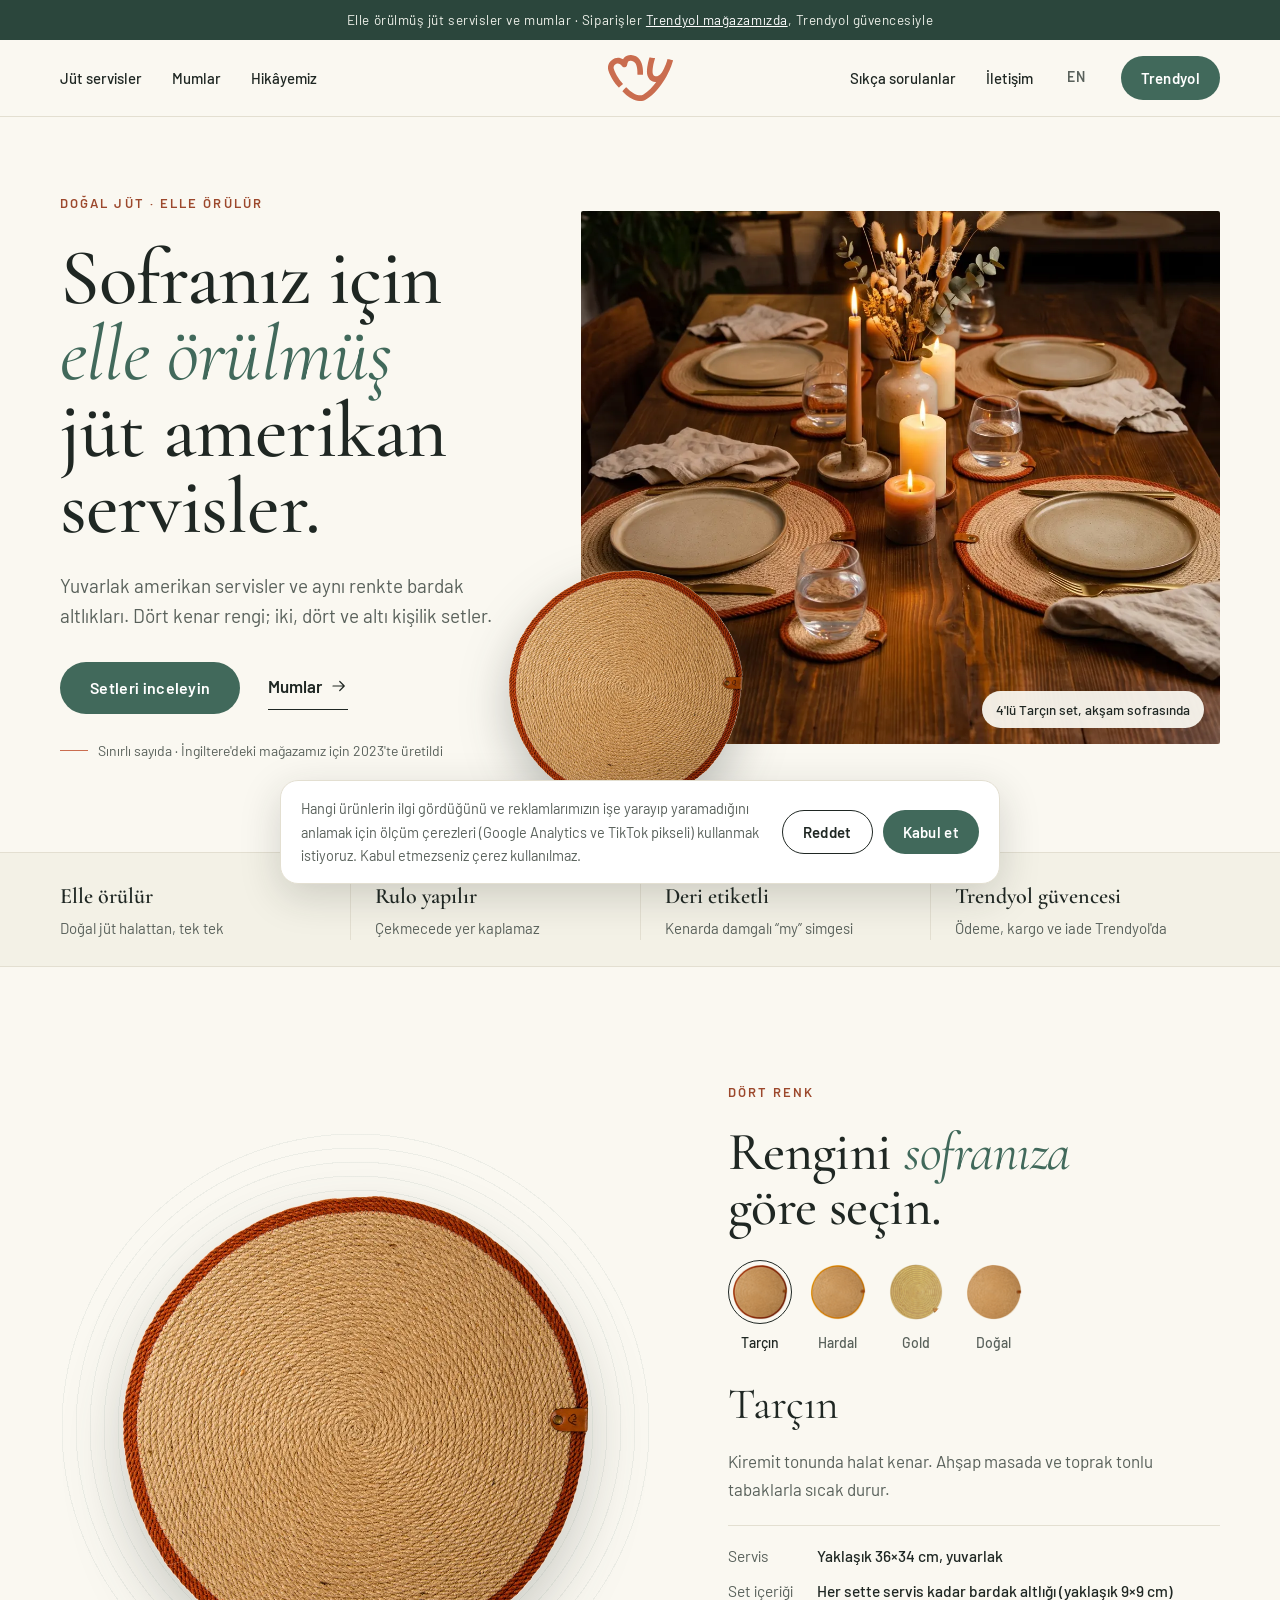
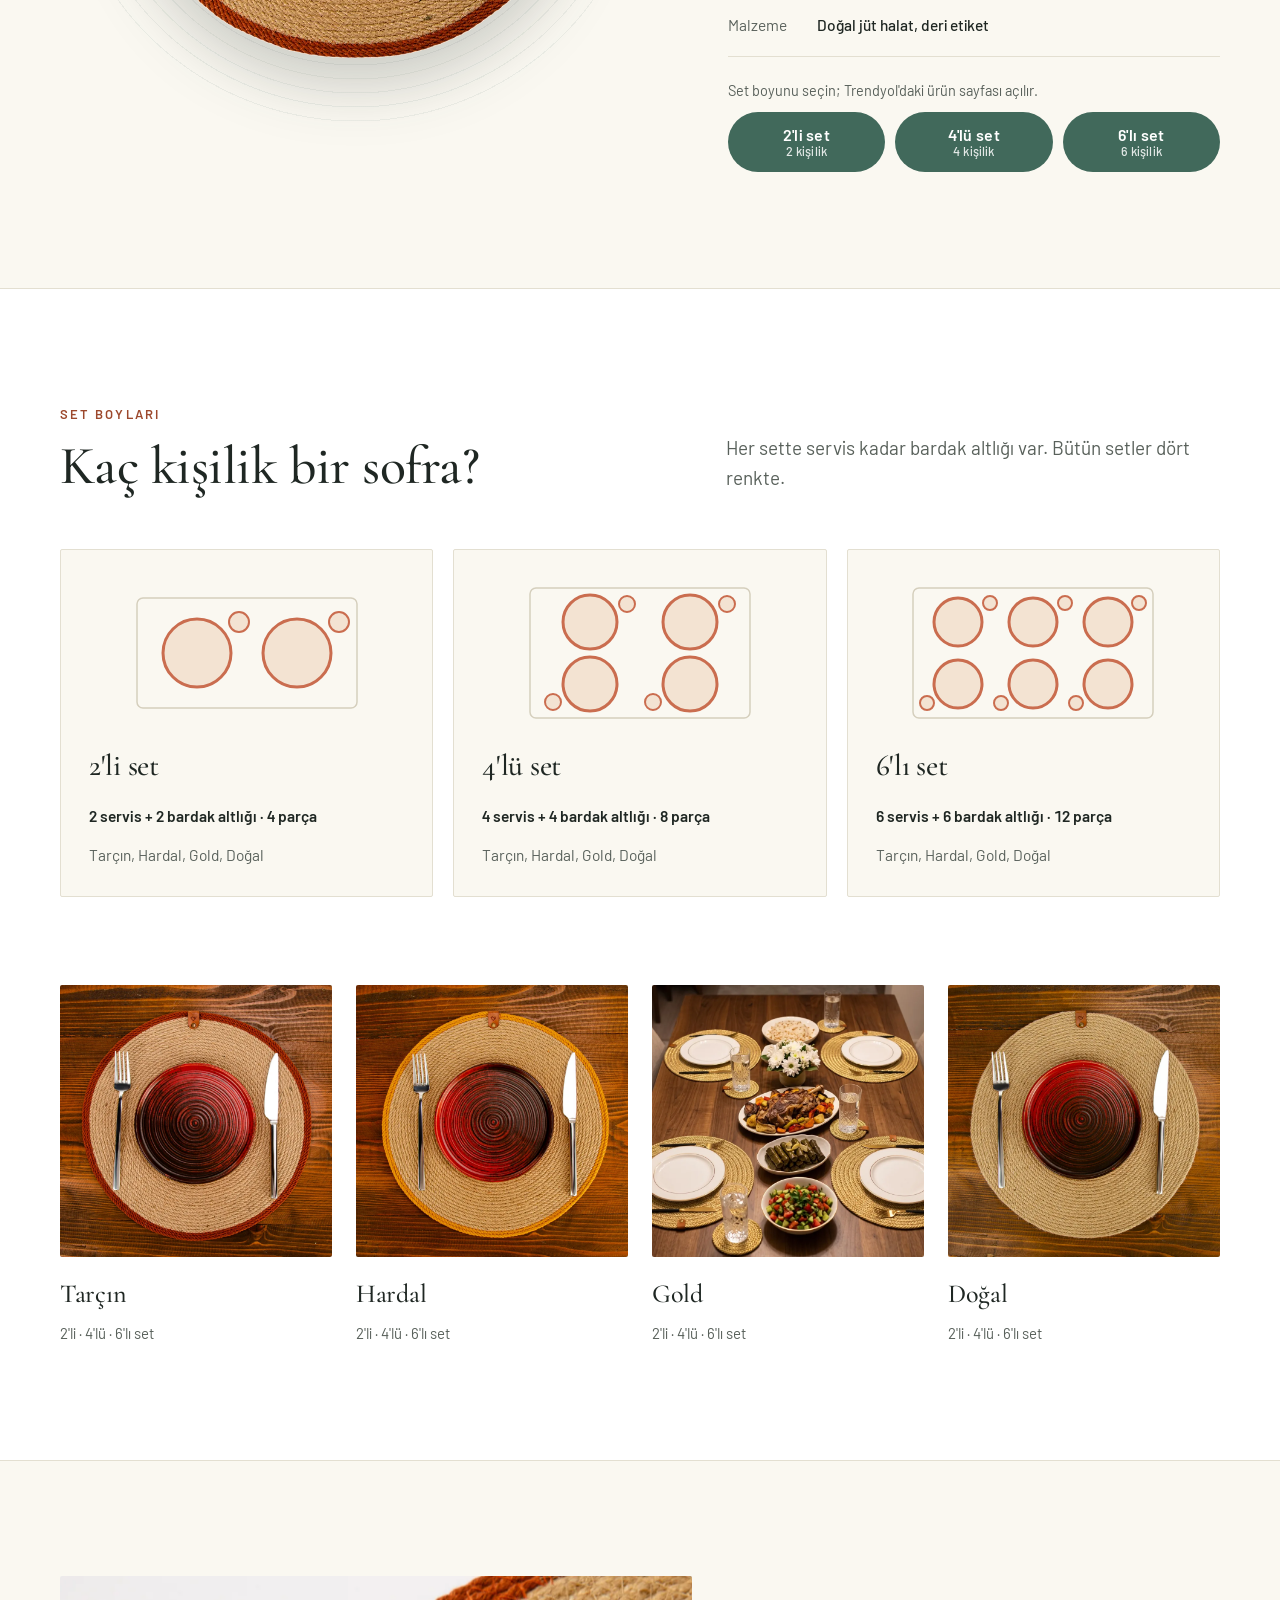
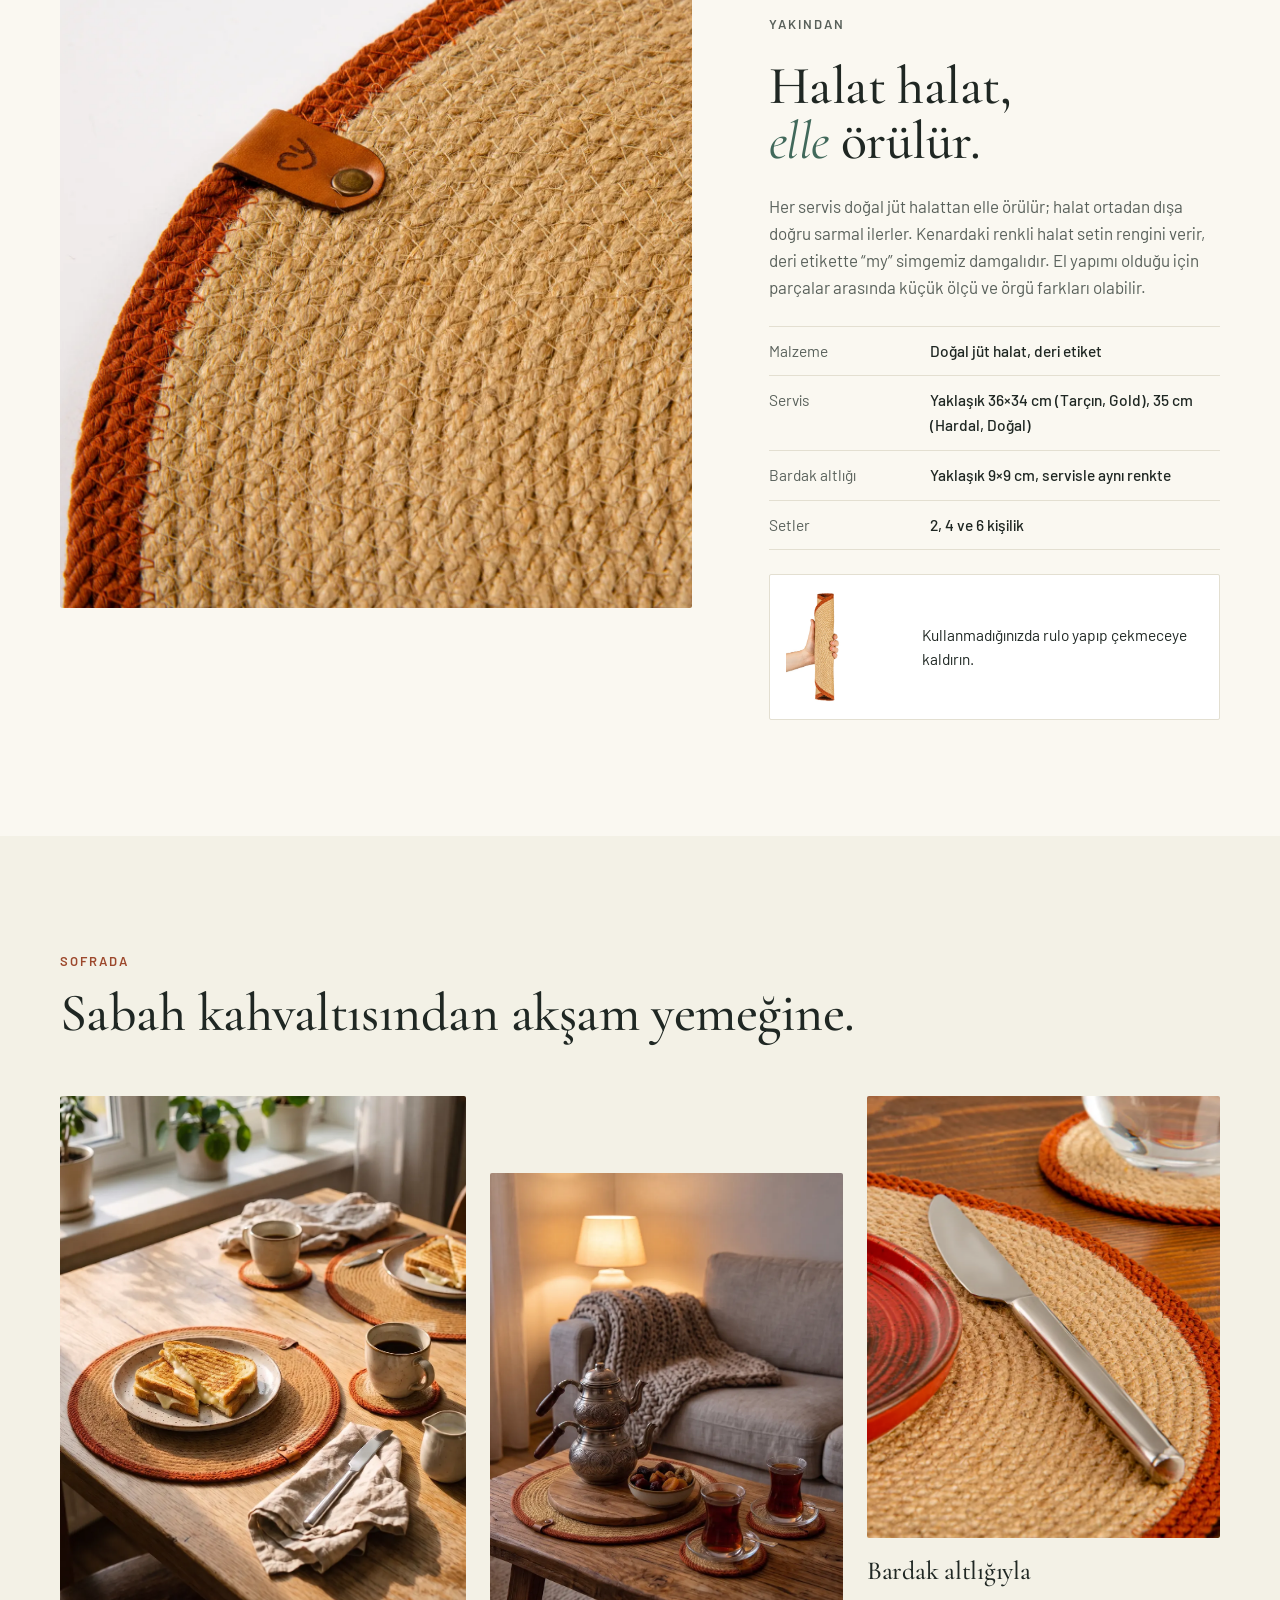
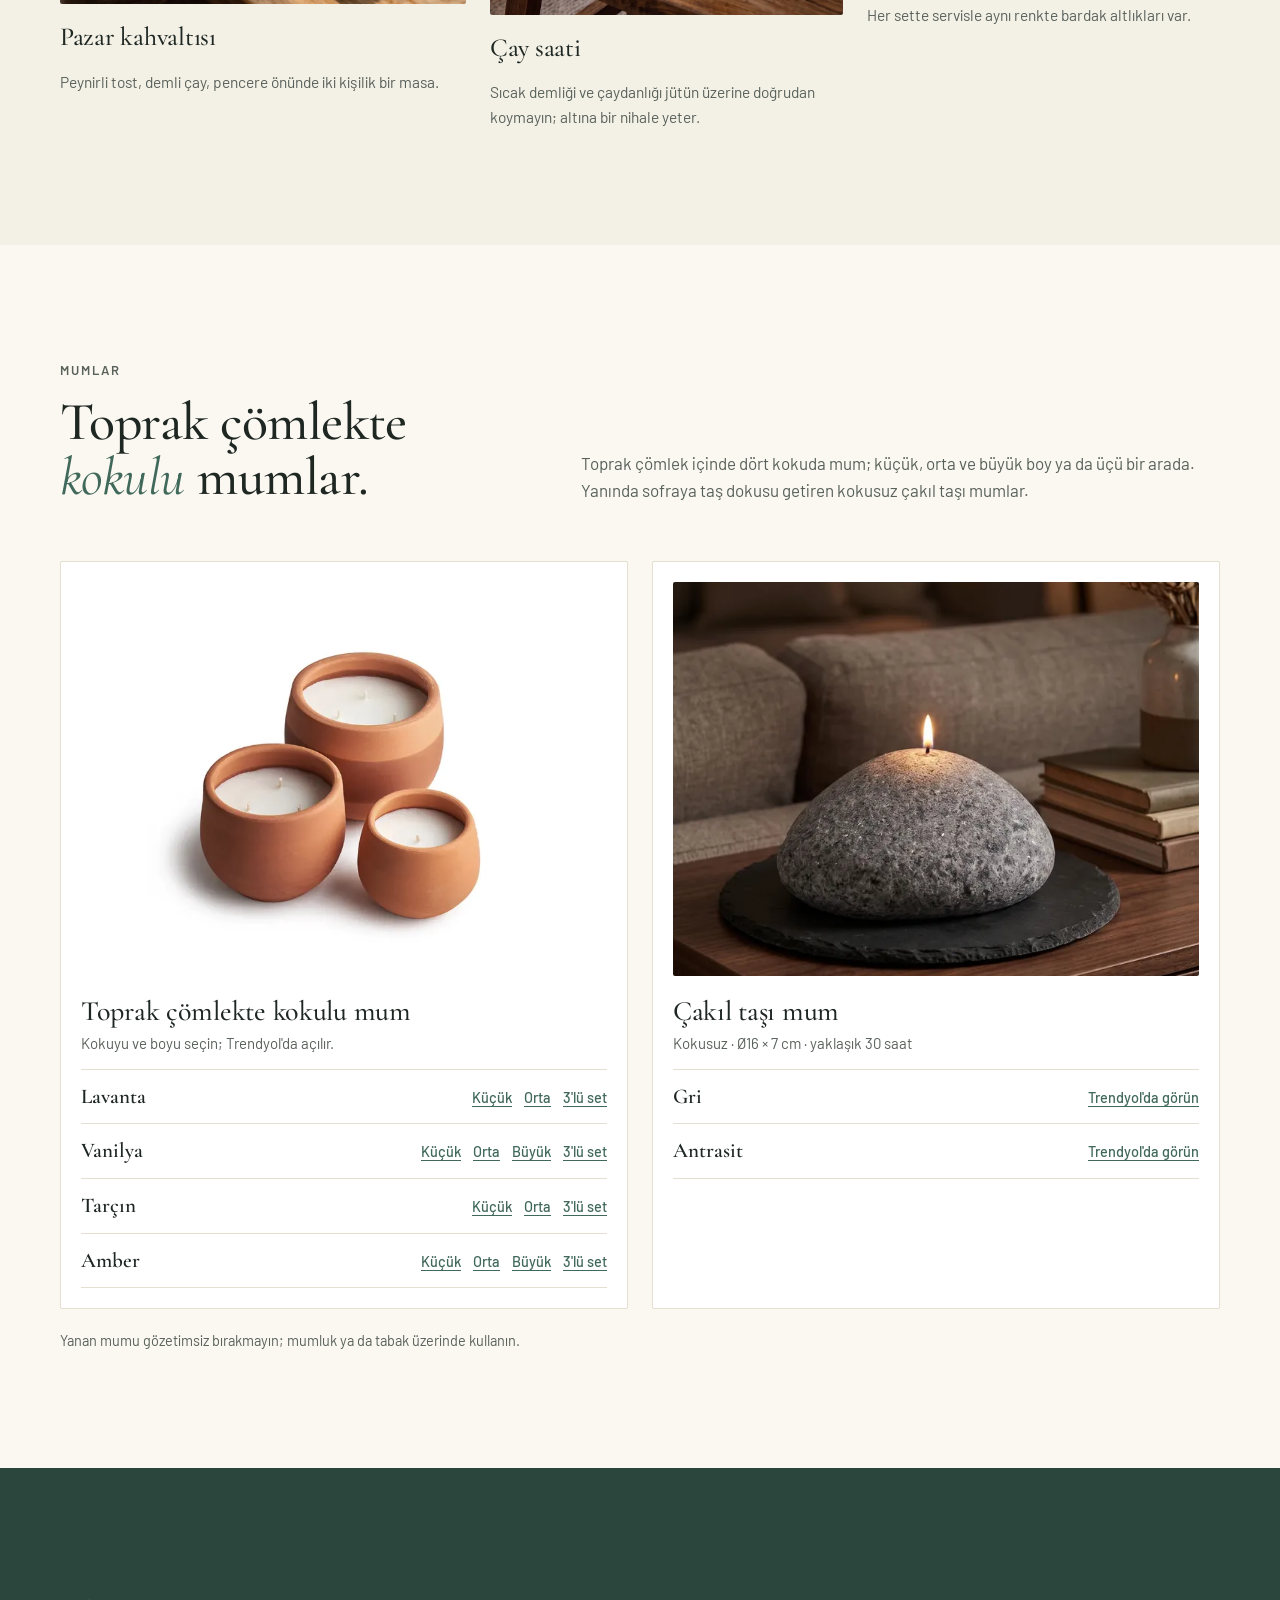
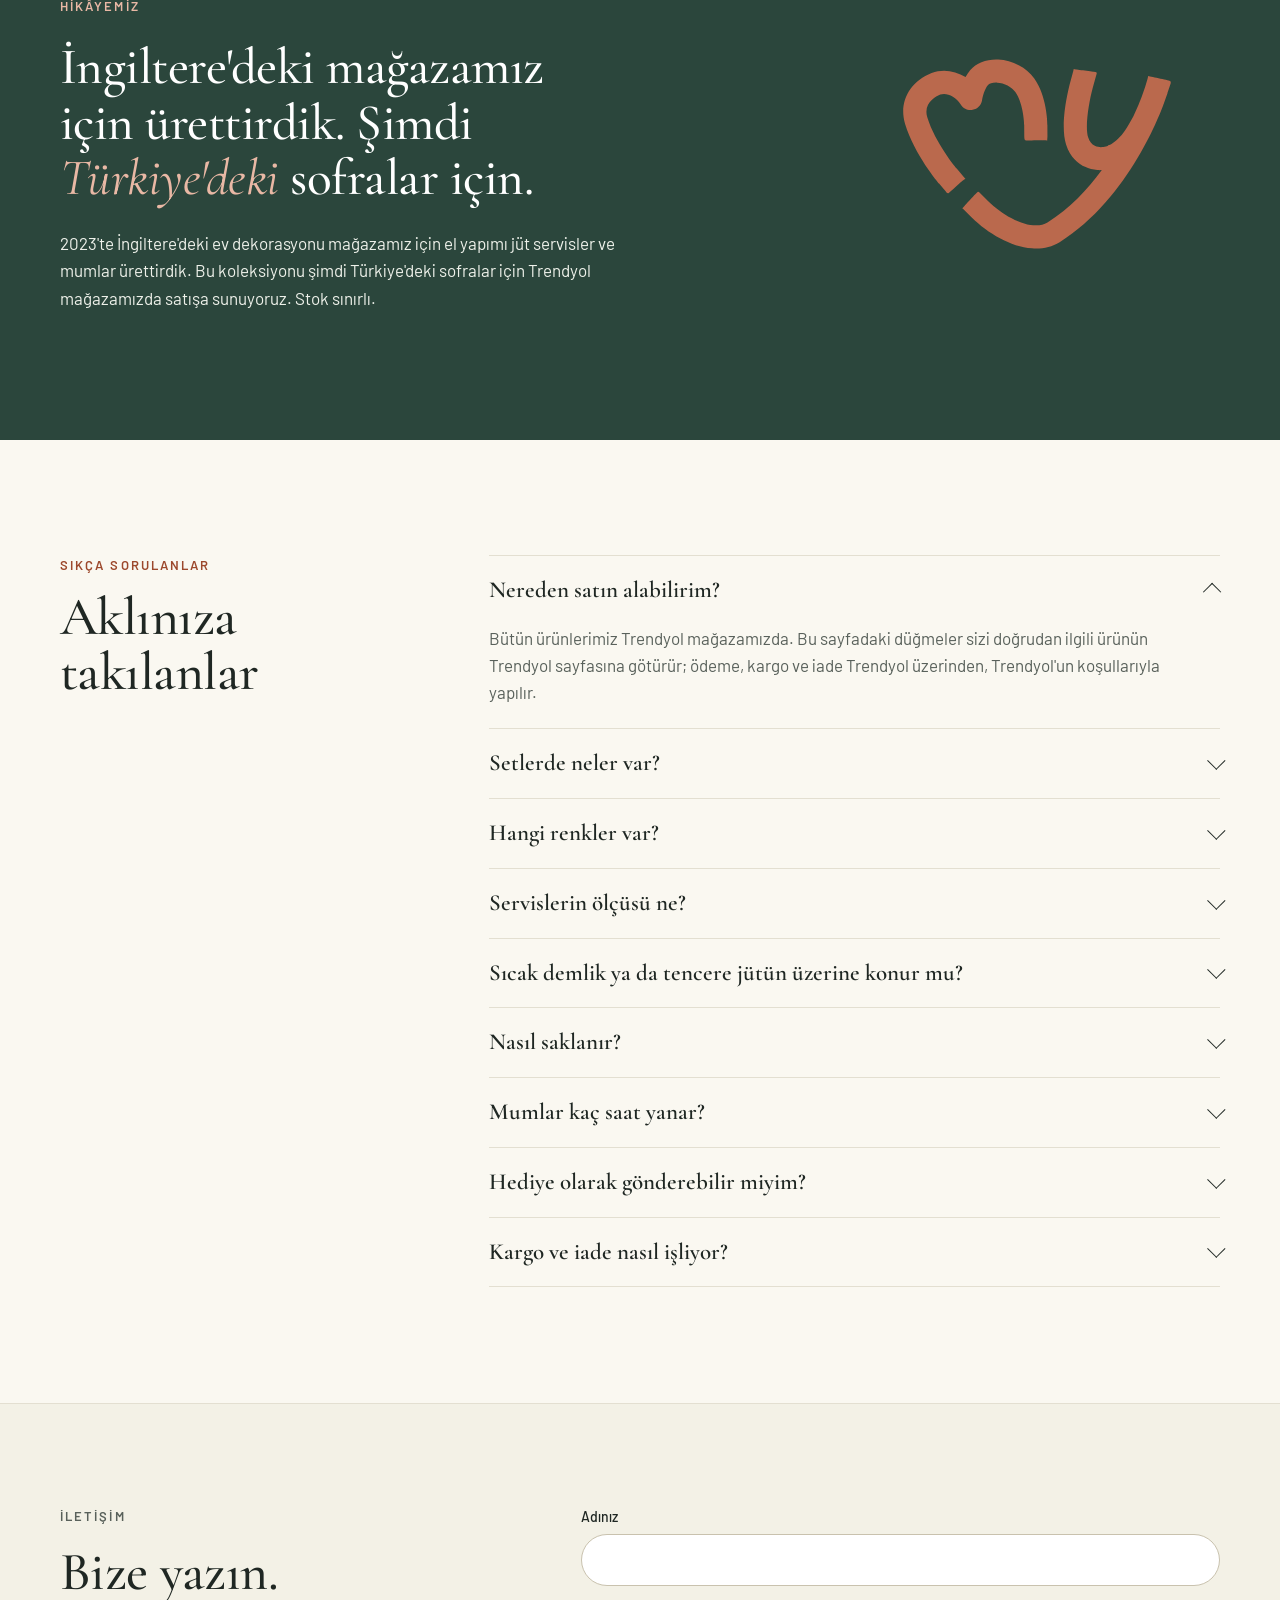
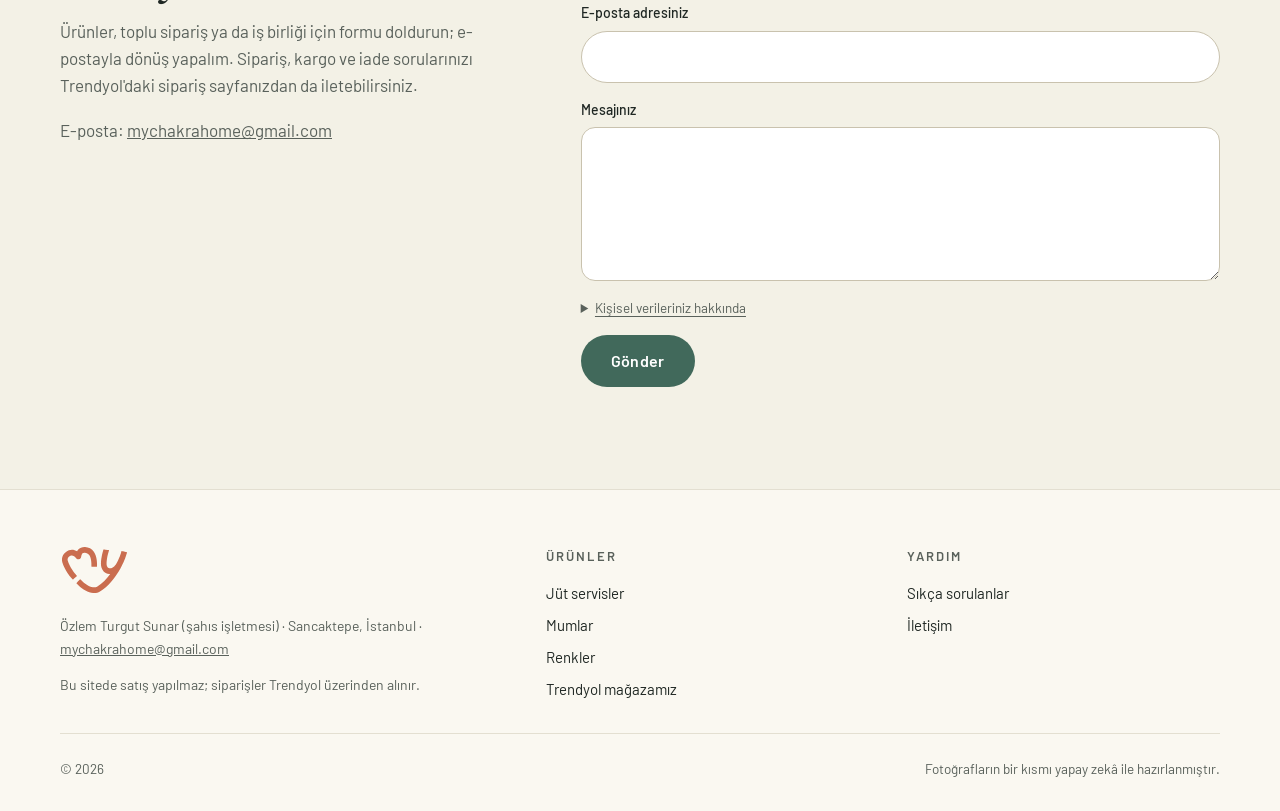
<file: index.html>
<!doctype html>
<html lang="tr">
<head>
<meta charset="utf-8">
<meta name="viewport" content="width=device-width, initial-scale=1, viewport-fit=cover">
<title>Jüt amerikan servis ve bardak altlığı setleri · Elle örülmüş</title>
<meta name="description" content="Yuvarlak, elle örülmüş jüt amerikan servisler ve aynı renkte bardak altlıkları; toprak çömlekte kokulu mumlar ve çakıl taşı mumlar. Dört renk, 2'li, 4'lü ve 6'lı setler. Satın alma Trendyol mağazamızda.">
<meta name="robots" content="max-image-preview:large">
<meta property="og:type" content="website">
<meta property="og:url" content="https://mychakrahome.com.tr/">
<meta property="og:title" content="Jüt amerikan servis ve bardak altlığı setleri · Elle örülmüş">
<meta property="og:description" content="Dört renk, 2'li, 4'lü ve 6'lı setler. Satın alma Trendyol mağazamızda.">
<meta property="og:image" content="https://mychakrahome.com.tr/img/paylasim.jpg">
<meta property="og:image:width" content="1200">
<meta property="og:image:height" content="630">
<meta property="og:image:alt" content="Mum ışığında ahşap masada tarçın kenarlı yuvarlak jüt servisler ve bardak altlıkları">
<meta property="og:locale" content="tr_TR">
<meta property="og:locale:alternate" content="en_GB">
<meta name="twitter:card" content="summary_large_image">
<meta name="theme-color" content="#FAF8F1">
<meta name="google-site-verification" content="LppxnHLEsoNkON9tyH0md-V4QpNqCCtNgkGpY3006qI">
<meta name="msvalidate.01" content="2647927877F198DCC8F4AD8EC0EED525">
<meta name="facebook-domain-verification" content="n0nxvmre5kfmbfiwh9ig223otcyaod">
<link rel="canonical" href="https://mychakrahome.com.tr/">
<link rel="alternate" hreflang="tr" href="https://mychakrahome.com.tr/">
<link rel="alternate" hreflang="en" href="https://mychakrahome.com.tr/en/">
<link rel="icon" type="image/svg+xml" href="favicon.svg">
<link rel="preconnect" href="https://fonts.googleapis.com">
<link rel="preconnect" href="https://fonts.gstatic.com" crossorigin>
<link rel="stylesheet" href="https://fonts.googleapis.com/css2?family=Cormorant+Garamond:ital,wght@0,400;0,500;0,600;1,400;1,500&family=Barlow:wght@400;500;600&display=swap">
<link rel="stylesheet" href="stil.css">
<script type="application/ld+json" id="sss-veri">{"@context":"https://schema.org","@type":"FAQPage","url":"https://mychakrahome.com.tr/","inLanguage":"tr","mainEntity":[{"@type":"Question","name":"Nereden satın alabilirim?","acceptedAnswer":{"@type":"Answer","text":"Bütün ürünlerimiz Trendyol mağazamızda. Bu sayfadaki düğmeler sizi doğrudan ilgili ürünün Trendyol sayfasına götürür; ödeme, kargo ve iade Trendyol üzerinden, Trendyol'un koşullarıyla yapılır."}},{"@type":"Question","name":"Setlerde neler var?","acceptedAnswer":{"@type":"Answer","text":"Her sette servis kadar bardak altlığı var. Örneğin 4'lü sette 4 yuvarlak jüt amerikan servis ve aynı renkte 4 bardak altlığı, toplam 8 parça."}},{"@type":"Question","name":"Hangi renkler var?","acceptedAnswer":{"@type":"Answer","text":"Dört renk: Tarçın (kiremit tonunda halat kenar), Hardal (hardal sarısı halat kenar), Gold (jüt ve altın iplikten balıksırtı örgü) ve Doğal (jütün kendi tonu). Her renk 2'li, 4'lü ve 6'lı sette var. Jüt doğal bir lif olduğu ve servisler elle örüldüğü için ton parçadan parçaya biraz farklı olabilir."}},{"@type":"Question","name":"Servislerin ölçüsü ne?","acceptedAnswer":{"@type":"Answer","text":"Tarçın ve Gold servisler yaklaşık 36×34 cm, Hardal ve Doğal yaklaşık 35 cm; bardak altlıkları yaklaşık 9×9 cm. El yapımı olduğu için küçük farklar olabilir."}},{"@type":"Question","name":"Sıcak demlik ya da tencere jütün üzerine konur mu?","acceptedAnswer":{"@type":"Answer","text":"Doğrudan konmamalı. Sıcak demlik, çaydanlık ve tencerenin altına nihale koyun; yanan mumu da mumluk ya da tabak üzerinde kullanın."}},{"@type":"Question","name":"Nasıl saklanır?","acceptedAnswer":{"@type":"Answer","text":"Kullanmadığınızda rulo yapıp kuru bir çekmecede saklayabilirsiniz."}},{"@type":"Question","name":"Mumlar kaç saat yanar?","acceptedAnswer":{"@type":"Answer","text":"Üreticinin verdiği bilgiye göre toprak çömlekteki mumlar küçük boyda yaklaşık 20, orta boyda 30, büyük boyda 40 saat; çakıl taşı mum yaklaşık 30 saat yanar. Süre kullanıma göre değişebilir."}},{"@type":"Question","name":"Hediye olarak gönderebilir miyim?","acceptedAnswer":{"@type":"Answer","text":"Evet. Trendyol'da siparişi verirken teslimat adresine hediye edeceğiniz kişinin adını ve adresini yazmanız yeterli."}},{"@type":"Question","name":"Kargo ve iade nasıl işliyor?","acceptedAnswer":{"@type":"Answer","text":"Siparişler Trendyol üzerinden kargoya verilir; tahmini kargoya veriliş süresi her ürünün Trendyol sayfasında yazar. İade, Trendyol'un koşullarıyla Trendyol'daki sipariş sayfanızdan yapılır."}}]}</script>
</head>
<body>

<svg width="0" height="0" style="position:absolute" aria-hidden="true" focusable="false">
  <symbol id="my" viewBox="86.13 -1.14 78.31 55.20"><path fill="currentColor" fill-rule="nonzero" d="M105.49 33.01 L103.39 30.54 C103.33 30.47 97.38 23.40 95.16 16.15 C93.94 12.17 97.65 10.32 98.81 9.84 C100.37 9.21 103.12 10.23 104.46 12.54 C105.15 13.73 106.51 14.35 107.86 14.10 C109.21 13.85 110.26 12.77 110.48 11.42 C110.62 10.49 111.21 8.25 112.09 7.23 C112.53 6.72 113.53 6.44 114.70 6.50 C116.71 6.60 118.76 7.63 119.79 9.09 C121.76 11.85 122.24 16.74 122.26 18.39 L122.28 21.32 C122.28 21.32 122.28 21.43 122.28 21.59 L122.28 21.63 L122.29 21.63 C122.29 21.86 122.31 22.15 122.36 22.30 C122.44 22.58 122.63 22.74 124.33 22.66 C126.29 22.57 128.69 22.72 128.69 22.72 L128.77 21.58 L128.75 18.33 C128.74 17.52 128.58 10.25 125.09 5.33 C122.90 2.24 119.04 0.21 115.01 0.01 C111.81 -0.14 108.95 0.94 107.19 2.98 C106.67 3.58 106.24 4.25 105.87 4.94 C102.95 3.11 99.41 2.59 96.37 3.83 C90.11 6.38 87.13 12.09 88.95 18.05 C91.58 26.61 98.17 34.42 98.45 34.74 L100.29 36.90 C100.29 36.91 100.65 37.55 101.07 37.42 C101.50 37.29 104.45 34.32 105.50 33.62 L105.83 33.37 Z"/><path fill="currentColor" fill-rule="nonzero" d="M163.04 6.04 C162.64 5.87 156.94 4.68 156.94 4.68 C156.94 4.68 156.74 5.82 156.08 7.71 C156.08 7.71 156.08 7.71 156.08 7.71 L155.15 10.35 C155.12 10.42 154.35 12.59 152.81 15.89 L151.46 18.31 C148.80 23.07 145.89 24.08 145.69 24.17 C145.33 24.34 144.95 24.43 144.38 24.50 C143.90 24.56 143.04 24.65 142.02 24.18 C141.16 23.77 140.53 22.97 140.15 21.79 C139.19 18.81 140.40 11.85 141.39 8.17 L142.06 5.67 L142.06 5.67 L142.51 4.06 C142.51 4.06 142.71 3.63 142.23 3.54 C141.75 3.45 136.66 2.80 136.39 2.75 L136.11 2.71 L135.97 3.35 L135.12 6.48 C134.81 7.64 132.12 18.02 133.97 23.77 C135.16 27.48 137.51 29.23 139.28 30.06 C140.35 30.56 141.52 30.86 142.71 30.95 C143.13 30.98 143.55 30.98 143.97 30.96 C139.99 36.41 134.93 41.81 128.77 45.61 C124.74 48.09 117.15 44.49 112.14 39.57 L109.82 37.30 C109.82 37.30 109.61 36.91 109.33 37.00 C109.04 37.09 105.45 41.09 104.94 41.66 L105.28 41.93 L107.59 44.20 C112.14 48.66 118.50 52.39 124.43 52.85 C127.17 53.06 129.83 52.57 132.17 51.13 C151.82 39.03 160.90 13.57 161.27 12.50 L162.34 9.44 L162.33 9.43 L163.18 6.87 C163.18 6.87 163.44 6.22 163.04 6.04"/></symbol>
  <symbol id="ok" viewBox="0 0 24 24"><path d="M4 12h15M13 6l6 6-6 6" fill="none" stroke="currentColor" stroke-width="1.6" stroke-linecap="round" stroke-linejoin="round"/></symbol>
  <symbol id="dis" viewBox="0 0 24 24"><path d="M14 5h5v5M19 5l-8 8M17 14v4.5a.5.5 0 0 1-.5.5h-11a.5.5 0 0 1-.5-.5v-11a.5.5 0 0 1 .5-.5H10" fill="none" stroke="currentColor" stroke-width="1.6" stroke-linecap="round" stroke-linejoin="round"/></symbol>
</svg>

<a class="atla" href="#icerik">İçeriğe geç</a>

<div class="serit"><div class="ic">Elle örülmüş jüt servisler ve mumlar · Siparişler <a href="https://www.trendyol.com/magaza/mychakra-home-m-473058" data-olay="trendyol-magaza" target="_blank" rel="noopener">Trendyol mağazamızda</a>, Trendyol güvencesiyle</div></div>

<header class="ust">
  <div class="ic">
    <nav aria-label="Ana menü">
      <button class="ikon menu-ac" id="menuDugme" type="button" aria-expanded="false" aria-controls="mobilMenu" aria-label="Menüyü aç">
        <svg viewBox="0 0 24 24" fill="none" stroke="currentColor" stroke-width="1.6" stroke-linecap="round" aria-hidden="true"><path d="M4 7h16M4 12h16M4 17h16"/></svg>
      </button>
      <ul class="menu">
        <li><a href="#setler">Jüt servisler</a></li>
        <li><a href="#mumlar">Mumlar</a></li>
        <li><a href="#hikaye">Hikâyemiz</a></li>
      </ul>
    </nav>
    <a class="logo" href="#ust" aria-label="Ana sayfa">
      <svg viewBox="0 0 78.31 55.20" aria-hidden="true"><use href="#my"/></svg>
    </a>
    <div class="ust-sag">
      <ul class="menu"><li><a href="#sss">Sıkça sorulanlar</a></li><li><a href="#iletisim">İletişim</a></li></ul>
      <a class="dil" href="en/" hreflang="en" lang="en" aria-label="English">EN</a>
      <a class="dugme ince" href="https://www.trendyol.com/magaza/mychakra-home-m-473058" data-olay="trendyol-magaza" target="_blank" rel="noopener">Trendyol</a>
    </div>
  </div>
  <div class="mobil-menu" id="mobilMenu" hidden>
    <div class="ic">
      <ul>
        <li><a href="#setler">Jüt servisler</a></li>
        <li><a href="#mumlar">Mumlar</a></li>
        <li><a href="#hikaye">Hikâyemiz</a></li>
        <li><a href="#sss">Sıkça sorulanlar</a></li>
        <li><a href="#iletisim">İletişim</a></li>
      </ul>
    </div>
  </div>
</header>

<main id="icerik">

<section class="acilis" id="ust" aria-labelledby="acilis-baslik">
  <div class="ic">
    <div class="acilis-metin">
      <p class="etiket">Doğal jüt · Elle örülür</p>
      <h1 id="acilis-baslik">Sofranız için <em>elle örülmüş</em> jüt amerikan servisler.</h1>
      <p class="giris">Yuvarlak amerikan servisler ve aynı renkte bardak altlıkları. Dört kenar rengi; iki, dört ve altı kişilik setler.</p>
      <div class="acilis-dugmeler">
        <a class="dugme" href="#renk">Setleri inceleyin</a>
        <a class="yazi-bag" href="#mumlar">Mumlar <svg class="ok" aria-hidden="true"><use href="#ok"/></svg></a>
      </div>
      <p class="not">Sınırlı sayıda · İngiltere'deki mağazamız için 2023'te üretildi</p>
    </div>
    <figure class="acilis-gorsel">
      <img src="img/ev-aksam.webp" alt="Mum ışığında ahşap masada dört kişilik akşam sofrası; tarçın kenarlı yuvarlak jüt servisler ve bardak altlıkları" width="1200" height="1789" fetchpriority="high">
      <img class="daire-servis" src="img/kenar-tarcin.webp" alt="" width="900" height="900">
      <figcaption>4'lü Tarçın set, akşam sofrasında</figcaption>
    </figure>
  </div>
</section>

<section class="guven" aria-label="Neden bu servisler">
  <ul class="ic">
    <li><strong>Elle örülür</strong><span>Doğal jüt halattan, tek tek</span></li>
    <li><strong>Rulo yapılır</strong><span>Çekmecede yer kaplamaz</span></li>
    <li><strong>Deri etiketli</strong><span>Kenarda damgalı “my” simgesi</span></li>
    <li><strong>Trendyol güvencesi</strong><span>Ödeme, kargo ve iade Trendyol'da</span></li>
  </ul>
</section>

<section class="renk" id="renk" aria-labelledby="renk-baslik">
  <div class="ic">
    <div class="sahne">
      <img id="sahneGorsel" src="img/kenar-tarcin.webp" alt="Tarçın: kiremit tonunda halat kenarlı yuvarlak jüt amerikan servis, üstten" width="900" height="900">
    </div>
    <div class="renk-metin">
      <p class="etiket">Dört renk</p>
      <h2 class="h2" id="renk-baslik">Rengini <em>sofranıza</em> göre seçin.</h2>
      <fieldset class="secici">
        <legend>Renk</legend>
        <button class="renk-dugme" type="button" data-renk="tarcin" aria-pressed="true"><span class="yuvarlak"><img src="img/kenar-tarcin.webp" alt="" width="900" height="900"></span>Tarçın</button>
        <button class="renk-dugme" type="button" data-renk="hardal" aria-pressed="false"><span class="yuvarlak"><img src="img/kenar-hardal.webp" alt="" width="900" height="900"></span>Hardal</button>
        <button class="renk-dugme" type="button" data-renk="gold" aria-pressed="false"><span class="yuvarlak"><img src="img/kenar-gold.webp" alt="" width="900" height="900"></span>Gold</button>
        <button class="renk-dugme" type="button" data-renk="dogal" aria-pressed="false"><span class="yuvarlak"><img src="img/kenar-dogal.webp" alt="" width="900" height="900"></span>Doğal</button>
      </fieldset>
      <div aria-live="polite">
        <p class="secili-ad" id="seciliAd">Tarçın</p>
      </div>
      <p class="secili-tarif" id="seciliTarif">Kiremit tonunda halat kenar. Ahşap masada ve toprak tonlu tabaklarla sıcak durur.</p>
      <dl class="olcular">
        <dt>Servis</dt><dd id="seciliOlcu">Yaklaşık 36×34 cm, yuvarlak</dd>
        <dt>Set içeriği</dt><dd>Her sette servis kadar bardak altlığı (yaklaşık 9×9 cm)</dd>
        <dt>Malzeme</dt><dd id="seciliMalzeme">Doğal jüt halat, deri etiket</dd>
      </dl>
      <div class="satin">
        <p>Set boyunu seçin; Trendyol'daki ürün sayfası açılır.</p>
        <div class="boy-dugmeler" id="boyDugmeler">
          <a class="dugme" data-boy="2" target="_blank" rel="noopener" href="#">2'li set<small>2 kişilik</small></a>
          <a class="dugme" data-boy="4" target="_blank" rel="noopener" href="#">4'lü set<small>4 kişilik</small></a>
          <a class="dugme" data-boy="6" target="_blank" rel="noopener" href="#">6'lı set<small>6 kişilik</small></a>
        </div>
      </div>
    </div>
  </div>
</section>

<section class="setler" id="setler" aria-labelledby="setler-baslik">
  <div class="ic">
    <div class="bolum-bas">
      <div>
        <p class="etiket">Set boyları</p>
        <h2 class="h2" id="setler-baslik">Kaç kişilik bir sofra?</h2>
      </div>
      <p class="giris" style="max-width: 26em">Her sette servis kadar bardak altlığı var. Bütün setler dört renkte.</p>
    </div>
    <ul class="boylar">
      <li class="boy">
        <svg viewBox="0 0 260 150" role="img" aria-label="Üstten masa çizimi: iki servis ve iki bardak altlığı">
          <rect x="20" y="20" width="220" height="110" rx="6" fill="none" stroke="#D5CFBD" stroke-width="1.5"/>
          <g fill="#F3E3D2" stroke="#CA6D4F" stroke-width="3"><circle cx="80" cy="75" r="34"/><circle cx="180" cy="75" r="34"/></g>
          <g fill="#F3E3D2" stroke="#CA6D4F" stroke-width="2"><circle cx="122" cy="44" r="10"/><circle cx="222" cy="44" r="10"/></g>
        </svg>
        <h3>2'li set</h3>
        <p class="parca">2 servis + 2 bardak altlığı · 4 parça</p>
        <p>Tarçın, Hardal, Gold, Doğal</p>
      </li>
      <li class="boy">
        <svg viewBox="0 0 260 150" role="img" aria-label="Üstten masa çizimi: dört servis ve dört bardak altlığı">
          <rect x="20" y="10" width="220" height="130" rx="6" fill="none" stroke="#D5CFBD" stroke-width="1.5"/>
          <g fill="#F3E3D2" stroke="#CA6D4F" stroke-width="3"><circle cx="80" cy="44" r="27"/><circle cx="180" cy="44" r="27"/><circle cx="80" cy="106" r="27"/><circle cx="180" cy="106" r="27"/></g>
          <g fill="#F3E3D2" stroke="#CA6D4F" stroke-width="2"><circle cx="117" cy="26" r="8"/><circle cx="217" cy="26" r="8"/><circle cx="43" cy="124" r="8"/><circle cx="143" cy="124" r="8"/></g>
        </svg>
        <h3>4'lü set</h3>
        <p class="parca">4 servis + 4 bardak altlığı · 8 parça</p>
        <p>Tarçın, Hardal, Gold, Doğal</p>
      </li>
      <li class="boy">
        <svg viewBox="0 0 260 150" role="img" aria-label="Üstten masa çizimi: altı servis ve altı bardak altlığı">
          <rect x="10" y="10" width="240" height="130" rx="6" fill="none" stroke="#D5CFBD" stroke-width="1.5"/>
          <g fill="#F3E3D2" stroke="#CA6D4F" stroke-width="3"><circle cx="55" cy="44" r="24"/><circle cx="130" cy="44" r="24"/><circle cx="205" cy="44" r="24"/><circle cx="55" cy="106" r="24"/><circle cx="130" cy="106" r="24"/><circle cx="205" cy="106" r="24"/></g>
          <g fill="#F3E3D2" stroke="#CA6D4F" stroke-width="2"><circle cx="87" cy="25" r="7"/><circle cx="162" cy="25" r="7"/><circle cx="236" cy="25" r="7"/><circle cx="24" cy="125" r="7"/><circle cx="98" cy="125" r="7"/><circle cx="173" cy="125" r="7"/></g>
        </svg>
        <h3>6'lı set</h3>
        <p class="parca">6 servis + 6 bardak altlığı · 12 parça</p>
        <p>Tarçın, Hardal, Gold, Doğal</p>
      </li>
    </ul>
    <ul class="urunler">
      <li class="urun"><a href="#renk" data-renk-sec="tarcin"><span class="kap"><img src="img/sofra-tarcin.webp" alt="Tarçın kenarlı jüt servis, ahşap masada tabak ve çatal bıçakla" width="900" height="900" loading="lazy"></span><h3>Tarçın</h3><span>2'li · 4'lü · 6'lı set</span></a></li>
      <li class="urun"><a href="#renk" data-renk-sec="hardal"><span class="kap"><img src="img/sofra-hardal.webp" alt="Hardal sarısı kenarlı jüt servis, ahşap masada tabak ve çatal bıçakla" width="900" height="900" loading="lazy"></span><h3>Hardal</h3><span>2'li · 4'lü · 6'lı set</span></a></li>
      <li class="urun"><a href="#renk" data-renk-sec="gold"><span class="kap"><img src="img/sofra-gold.webp" alt="Gold örgü jüt servisler, misafir akşam yemeği sofrasında" width="900" height="900" loading="lazy"></span><h3>Gold</h3><span>2'li · 4'lü · 6'lı set</span></a></li>
      <li class="urun"><a href="#renk" data-renk-sec="dogal"><span class="kap"><img src="img/sofra-dogal.webp" alt="Doğal jüt servis, ahşap masada tabak ve çatal bıçakla" width="900" height="900" loading="lazy"></span><h3>Doğal</h3><span>2'li · 4'lü · 6'lı set</span></a></li>
    </ul>
  </div>
</section>

<section class="yakin" aria-labelledby="yakin-baslik">
  <div class="ic">
    <figure class="yakin-gorsel">
      <img src="img/yakin-tarcin.webp" alt="Yakın çekim: sarmal örülmüş jüt halat, tarçın renkli halat kenar ve üzerinde “my” damgalı deri etiket" width="1300" height="1300" loading="lazy">
    </figure>
    <div class="yakin-metin">
      <p class="etiket">Yakından</p>
      <h2 class="h2" id="yakin-baslik">Halat halat, <em>elle</em> örülür.</h2>
      <p>Her servis doğal jüt halattan elle örülür; halat ortadan dışa doğru sarmal ilerler. Kenardaki renkli halat setin rengini verir, deri etikette “my” simgemiz damgalıdır. El yapımı olduğu için parçalar arasında küçük ölçü ve örgü farkları olabilir.</p>
      <dl class="ozellik">
        <div><dt>Malzeme</dt><dd>Doğal jüt halat, deri etiket</dd></div>
        <div><dt>Servis</dt><dd>Yaklaşık 36×34 cm (Tarçın, Gold), 35 cm (Hardal, Doğal)</dd></div>
        <div><dt>Bardak altlığı</dt><dd>Yaklaşık 9×9 cm, servisle aynı renkte</dd></div>
        <div><dt>Setler</dt><dd>2, 4 ve 6 kişilik</dd></div>
      </dl>
      <div class="rulo">
        <img src="img/rulo-tarcin.webp" alt="Elde rulo yapılmış tarçın kenarlı jüt servis" width="700" height="750" loading="lazy">
        <p>Kullanmadığınızda rulo yapıp çekmeceye kaldırın.</p>
      </div>
    </div>
  </div>
</section>

<section class="sofrada" aria-labelledby="sofrada-baslik">
  <div class="ic">
    <div class="bolum-bas">
      <div>
        <p class="etiket">Sofrada</p>
        <h2 class="h2" id="sofrada-baslik">Sabah kahvaltısından akşam yemeğine.</h2>
      </div>
    </div>
    <ul class="sahneler">
      <li>
        <img src="img/ev-kahvalti.webp" alt="Pencere önünde ahşap masada kahvaltı: peynirli tost, çay ve tarçın kenarlı jüt servisler" width="1000" height="1491" loading="lazy">
        <h3>Pazar kahvaltısı</h3>
        <p>Peynirli tost, demli çay, pencere önünde iki kişilik bir masa.</p>
      </li>
      <li>
        <img src="img/ev-cay.webp" alt="Salonda sehpa üstünde ahşap nihaleye konmuş çaydanlık, çay tabaklı ince belli bardaklar jüt altlıklarda" width="1000" height="1491" loading="lazy">
        <h3>Çay saati</h3>
        <p>Sıcak demliği ve çaydanlığı jütün üzerine doğrudan koymayın; altına bir nihale yeter.</p>
      </li>
      <li>
        <img src="img/altlik-tarcin.webp" alt="Tarçın kenarlı jüt servis ve bardak altlığı üzerinde su bardağı" width="1000" height="1000" loading="lazy">
        <h3>Bardak altlığıyla</h3>
        <p>Her sette servisle aynı renkte bardak altlıkları var.</p>
      </li>
    </ul>
  </div>
</section>

<section class="mumlar" id="mumlar" aria-labelledby="mum-baslik">
  <div class="ic">
    <div class="mum-bas">
      <div>
        <p class="etiket">Mumlar</p>
        <h2 class="h2" id="mum-baslik" style="margin-top: 14px">Toprak çömlekte <em>kokulu</em> mumlar.</h2>
      </div>
      <p>Toprak çömlek içinde dört kokuda mum; küçük, orta ve büyük boy ya da üçü bir arada. Yanında sofraya taş dokusu getiren kokusuz çakıl taşı mumlar.</p>
    </div>
    <div class="mum-kartlar">
      <article class="mum-kart">
        <img class="icerik-sigdir" src="img/mum-comlek.webp" alt="Üç boyda toprak çömlek içinde beyaz kokulu mum" width="622" height="625" loading="lazy">
        <div>
          <h3>Toprak çömlekte kokulu mum</h3>
          <p class="alt-baslik">Kokuyu ve boyu seçin; Trendyol'da açılır.</p>
          <ul class="kokular" id="kokular"></ul>
        </div>
      </article>
      <article class="mum-kart">
        <img src="img/mum-cakil.webp" alt="Salonda ahşap sehpa üstünde, taş tepside yanan gri çakıl taşı mum" width="700" height="700" loading="lazy">
        <div>
          <h3>Çakıl taşı mum</h3>
          <p class="alt-baslik">Kokusuz · Ø16 × 7 cm · yaklaşık 30 saat</p>
          <ul class="kokular" id="cakil"></ul>
        </div>
      </article>
    </div>
    <p class="mum-not">Yanan mumu gözetimsiz bırakmayın; mumluk ya da tabak üzerinde kullanın.</p>
  </div>
</section>

<section class="hikaye" id="hikaye" aria-labelledby="hikaye-baslik">
  <div class="ic">
    <div class="hikaye-metin">
      <p class="etiket">Hikâyemiz</p>
      <h2 id="hikaye-baslik">İngiltere'deki mağazamız için ürettirdik. Şimdi <em>Türkiye'deki</em> sofralar için.</h2>
      <p>2023'te İngiltere'deki ev dekorasyonu mağazamız için el yapımı jüt servisler ve mumlar ürettirdik. Bu koleksiyonu şimdi Türkiye'deki sofralar için Trendyol mağazamızda satışa sunuyoruz. Stok sınırlı.</p>
    </div>
    <svg class="hikaye-isaret" viewBox="0 0 78.31 55.20" role="img" aria-label="“my” simgesi"><use href="#my"/></svg>
  </div>
</section>

<section class="sss" id="sss" aria-labelledby="sss-baslik">
  <div class="ic">
    <div>
      <p class="etiket">Sıkça sorulanlar</p>
      <h2 class="h2" id="sss-baslik" style="margin-top: 14px">Aklınıza takılanlar</h2>
    </div>
    <div class="sss-liste">
      <details open>
        <summary>Nereden satın alabilirim?</summary>
        <p>Bütün ürünlerimiz Trendyol mağazamızda. Bu sayfadaki düğmeler sizi doğrudan ilgili ürünün Trendyol sayfasına götürür; ödeme, kargo ve iade Trendyol üzerinden, Trendyol'un koşullarıyla yapılır.</p>
      </details>
      <details>
        <summary>Setlerde neler var?</summary>
        <p>Her sette servis kadar bardak altlığı var. Örneğin 4'lü sette 4 yuvarlak jüt amerikan servis ve aynı renkte 4 bardak altlığı, toplam 8 parça.</p>
      </details>
      <details>
        <summary>Hangi renkler var?</summary>
        <p>Dört renk: Tarçın (kiremit tonunda halat kenar), Hardal (hardal sarısı halat kenar), Gold (jüt ve altın iplikten balıksırtı örgü) ve Doğal (jütün kendi tonu). Her renk 2'li, 4'lü ve 6'lı sette var. Jüt doğal bir lif olduğu ve servisler elle örüldüğü için ton parçadan parçaya biraz farklı olabilir.</p>
      </details>
      <details>
        <summary>Servislerin ölçüsü ne?</summary>
        <p>Tarçın ve Gold servisler yaklaşık 36×34 cm, Hardal ve Doğal yaklaşık 35 cm; bardak altlıkları yaklaşık 9×9 cm. El yapımı olduğu için küçük farklar olabilir.</p>
      </details>
      <details>
        <summary>Sıcak demlik ya da tencere jütün üzerine konur mu?</summary>
        <p>Doğrudan konmamalı. Sıcak demlik, çaydanlık ve tencerenin altına nihale koyun; yanan mumu da mumluk ya da tabak üzerinde kullanın.</p>
      </details>
      <details>
        <summary>Nasıl saklanır?</summary>
        <p>Kullanmadığınızda rulo yapıp kuru bir çekmecede saklayabilirsiniz.</p>
      </details>
      <details>
        <summary>Mumlar kaç saat yanar?</summary>
        <p>Üreticinin verdiği bilgiye göre toprak çömlekteki mumlar küçük boyda yaklaşık 20, orta boyda 30, büyük boyda 40 saat; çakıl taşı mum yaklaşık 30 saat yanar. Süre kullanıma göre değişebilir.</p>
      </details>
      <details>
        <summary>Hediye olarak gönderebilir miyim?</summary>
        <p>Evet. Trendyol'da siparişi verirken teslimat adresine hediye edeceğiniz kişinin adını ve adresini yazmanız yeterli.</p>
      </details>
      <details>
        <summary>Kargo ve iade nasıl işliyor?</summary>
        <p>Siparişler Trendyol üzerinden kargoya verilir; tahmini kargoya veriliş süresi her ürünün Trendyol sayfasında yazar. İade, Trendyol'un koşullarıyla Trendyol'daki sipariş sayfanızdan yapılır.</p>
      </details>
    </div>
  </div>
</section>

<section class="iletisim" id="iletisim" aria-labelledby="iletisim-baslik">
  <div class="ic">
    <div class="iletisim-metin">
      <p class="etiket">İletişim</p>
      <h2 class="h2" id="iletisim-baslik">Bize yazın.</h2>
      <p>Ürünler, toplu sipariş ya da iş birliği için formu doldurun; e-postayla dönüş yapalım. Sipariş, kargo ve iade sorularınızı Trendyol'daki sipariş sayfanızdan da iletebilirsiniz.</p>
      <p>E-posta: <a href="mailto:mychakrahome@gmail.com">mychakrahome@gmail.com</a></p>
    </div>
    <form class="form" action="https://formsubmit.co/mychakrahome@gmail.com" method="POST">
      <input type="hidden" name="_subject" value="Siteden yeni mesaj">
      <input type="hidden" name="_template" value="table">
      <input type="text" name="_honey" style="display:none" tabindex="-1" autocomplete="off" aria-hidden="true">
      <label>Adınız<input type="text" name="Ad" required autocomplete="name"></label>
      <label>E-posta adresiniz<input type="email" name="E-posta" required autocomplete="email"></label>
      <label>Mesajınız<textarea name="Mesaj" rows="5" required></textarea></label>
      <details class="kvkk">
        <summary>Kişisel verileriniz hakkında</summary>
        <p>Formda yazdığınız ad, e-posta ve mesaj yalnızca size yanıt vermek için kullanılır; başka bir amaçla işlenmez ve satılmaz. Mesajınız FormSubmit hizmeti aracılığıyla e-postamıza iletilir. Verilerinizin silinmesini mychakrahome@gmail.com adresine yazarak isteyebilirsiniz. Veri sorumlusu: Özlem Turgut Sunar (şahıs işletmesi), Sancaktepe, İstanbul.</p>
      </details>
      <button type="submit" class="dugme">Gönder</button>
    </form>
  </div>
</section>

</main>

<footer class="alt">
  <div class="ic">
    <div class="marka">
      <a class="logo" href="#ust" aria-label="Ana sayfa">
        <svg viewBox="0 0 78.31 55.20" aria-hidden="true"><use href="#my"/></svg>
      </a>
      <p>Özlem Turgut Sunar (şahıs işletmesi) · Sancaktepe, İstanbul · <a href="mailto:mychakrahome@gmail.com">mychakrahome@gmail.com</a></p>
      <p>Bu sitede satış yapılmaz; siparişler Trendyol üzerinden alınır.</p>
    </div>
    <nav aria-labelledby="alt-urunler"><h2 id="alt-urunler">Ürünler</h2><ul><li><a href="#setler">Jüt servisler</a></li><li><a href="#mumlar">Mumlar</a></li><li><a href="#renk">Renkler</a></li><li><a href="https://www.trendyol.com/magaza/mychakra-home-m-473058" data-olay="trendyol-magaza" target="_blank" rel="noopener">Trendyol mağazamız</a></li></ul></nav>
    <nav aria-labelledby="alt-yardim"><h2 id="alt-yardim">Yardım</h2><ul><li><a href="#sss">Sıkça sorulanlar</a></li><li><a href="#iletisim">İletişim</a></li></ul></nav>
    <div class="alt-son"><span>© 2026</span><span>Fotoğrafların bir kısmı yapay zekâ ile hazırlanmıştır.</span></div>
  </div>
</footer>

<script src="site.js"></script>
</body>
</html>
</file>
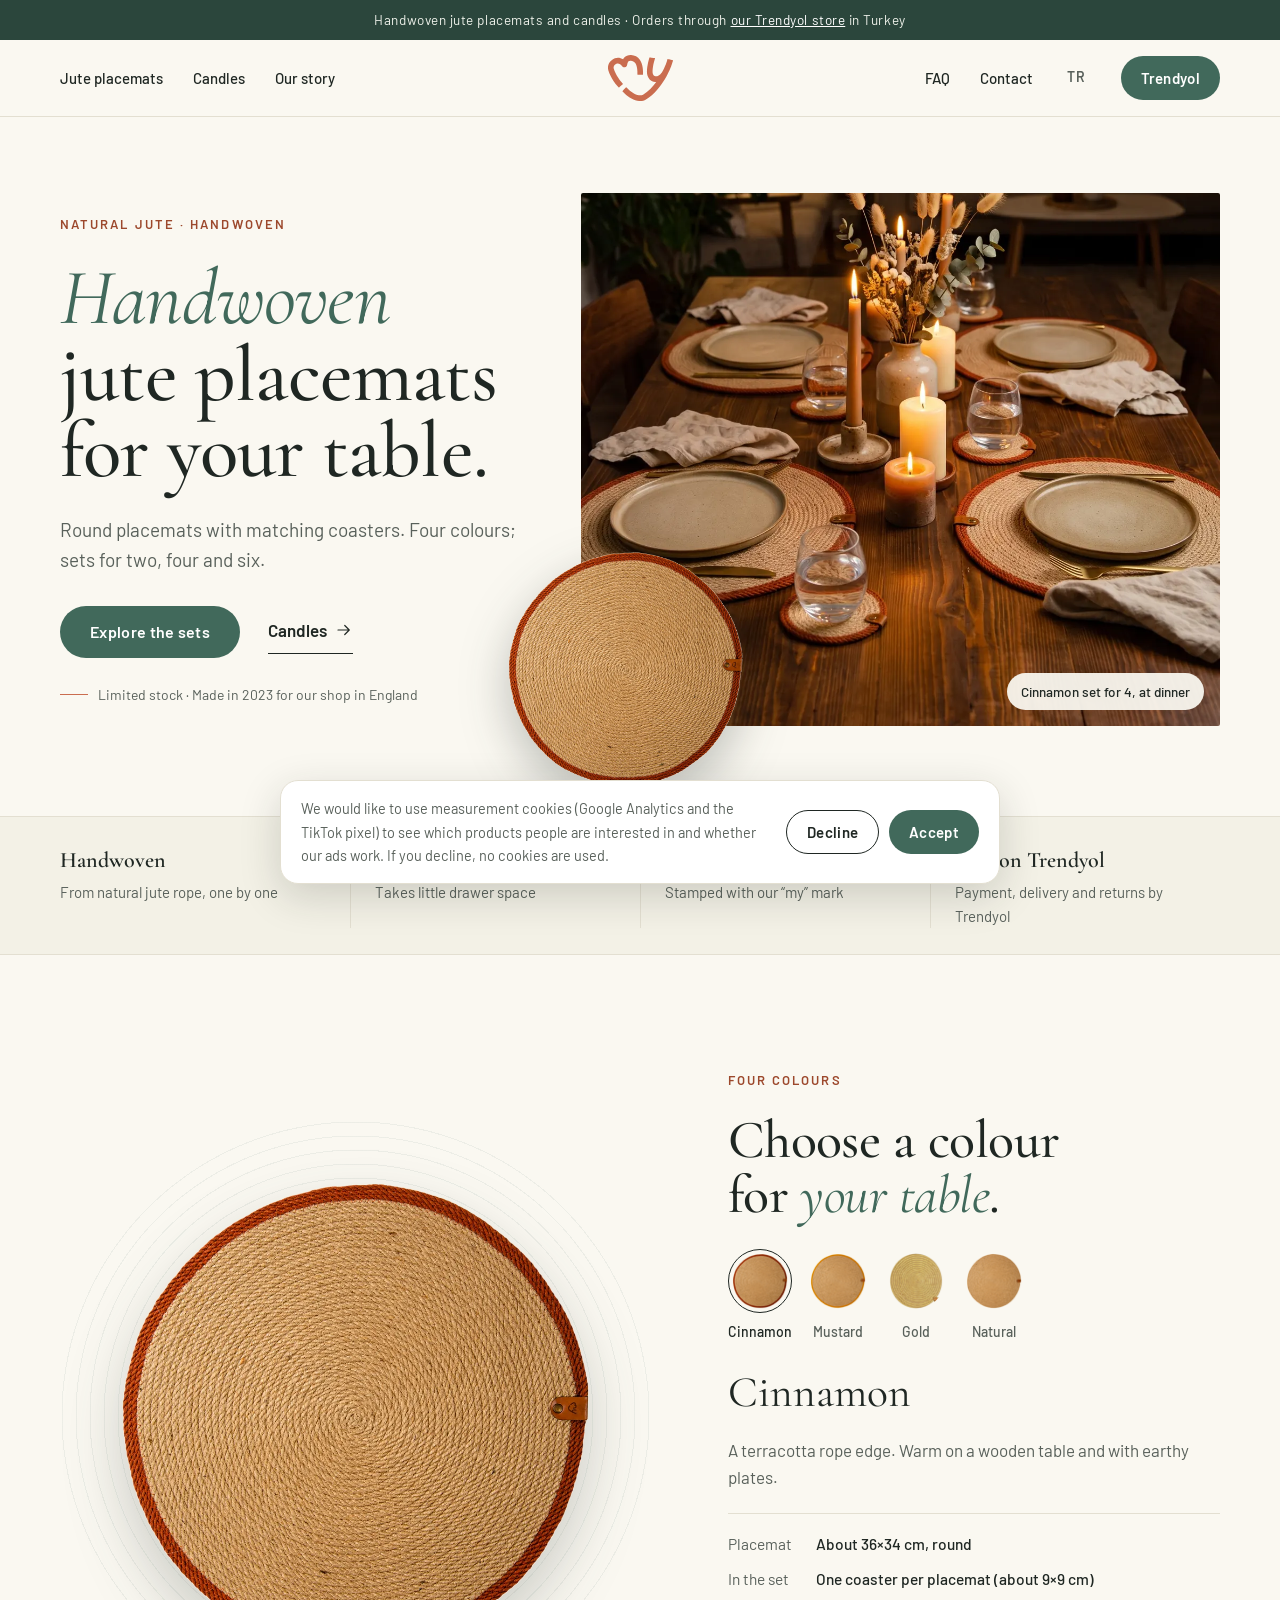
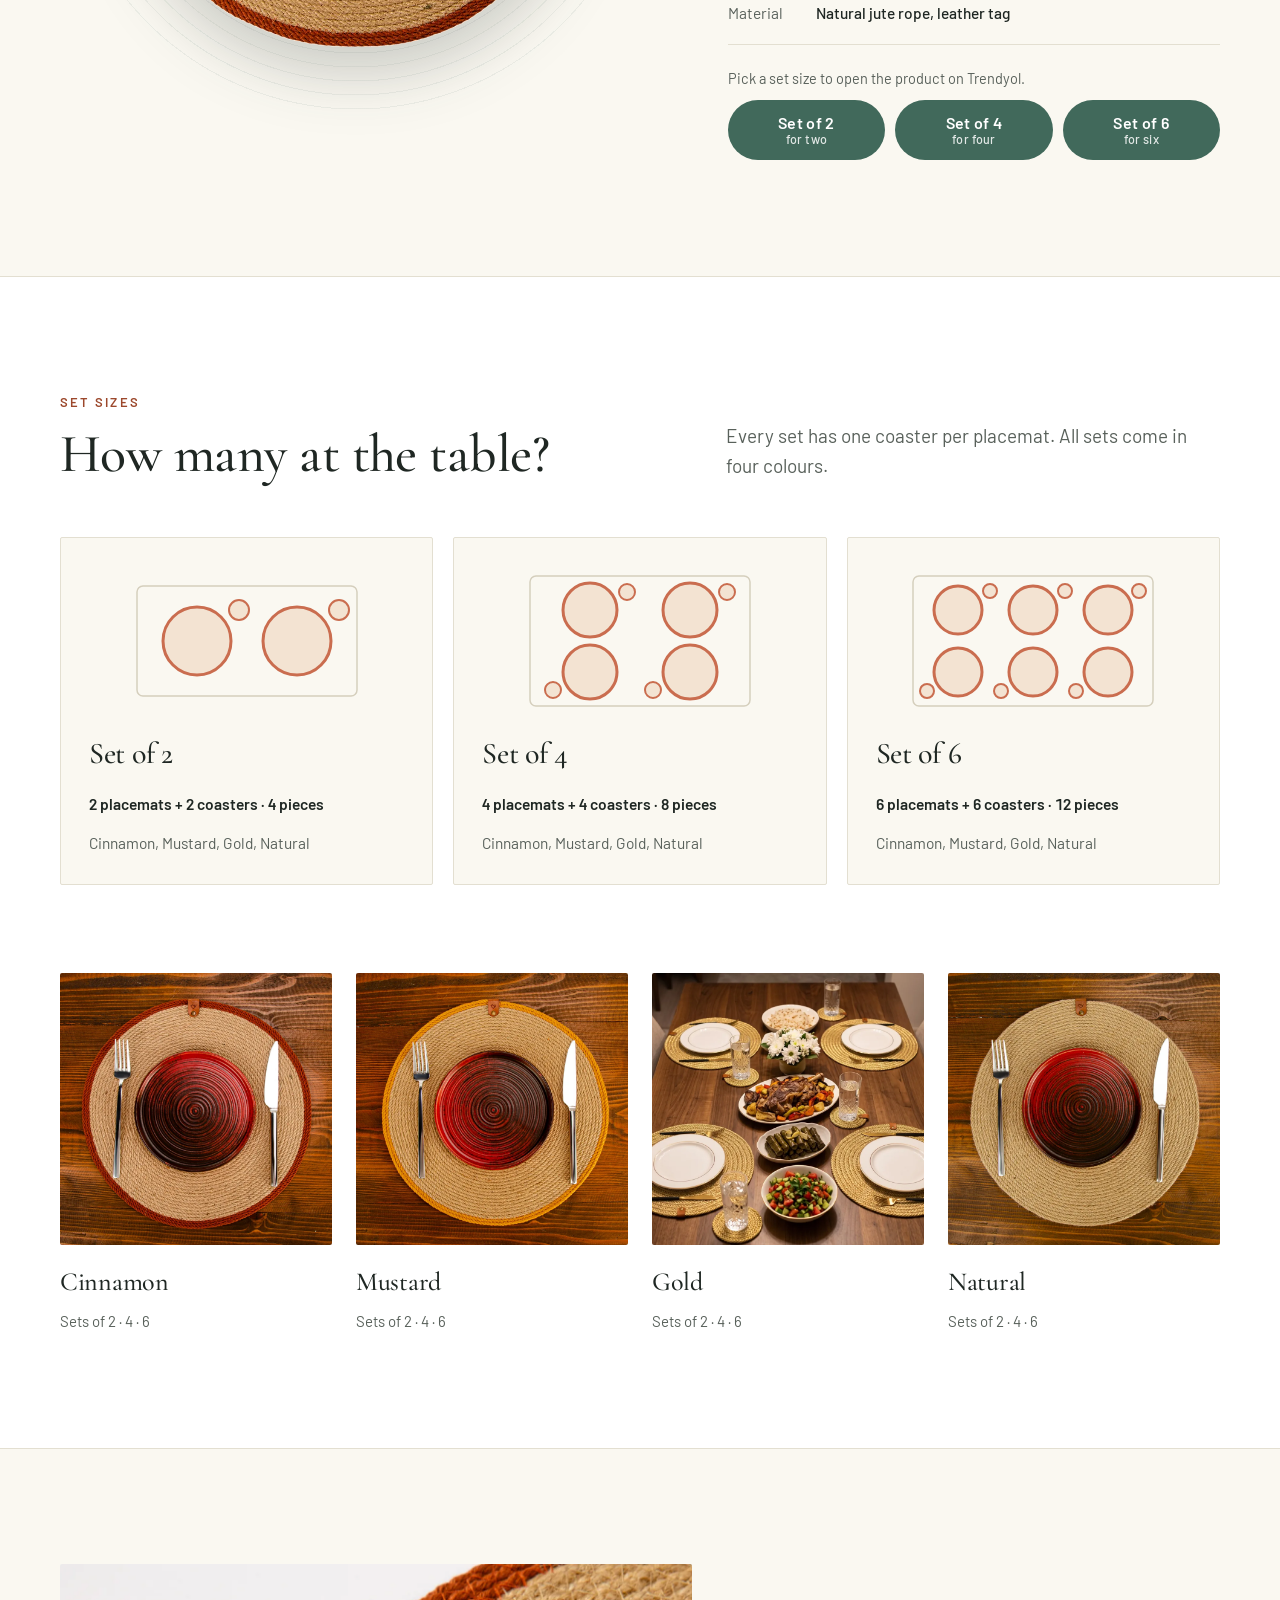
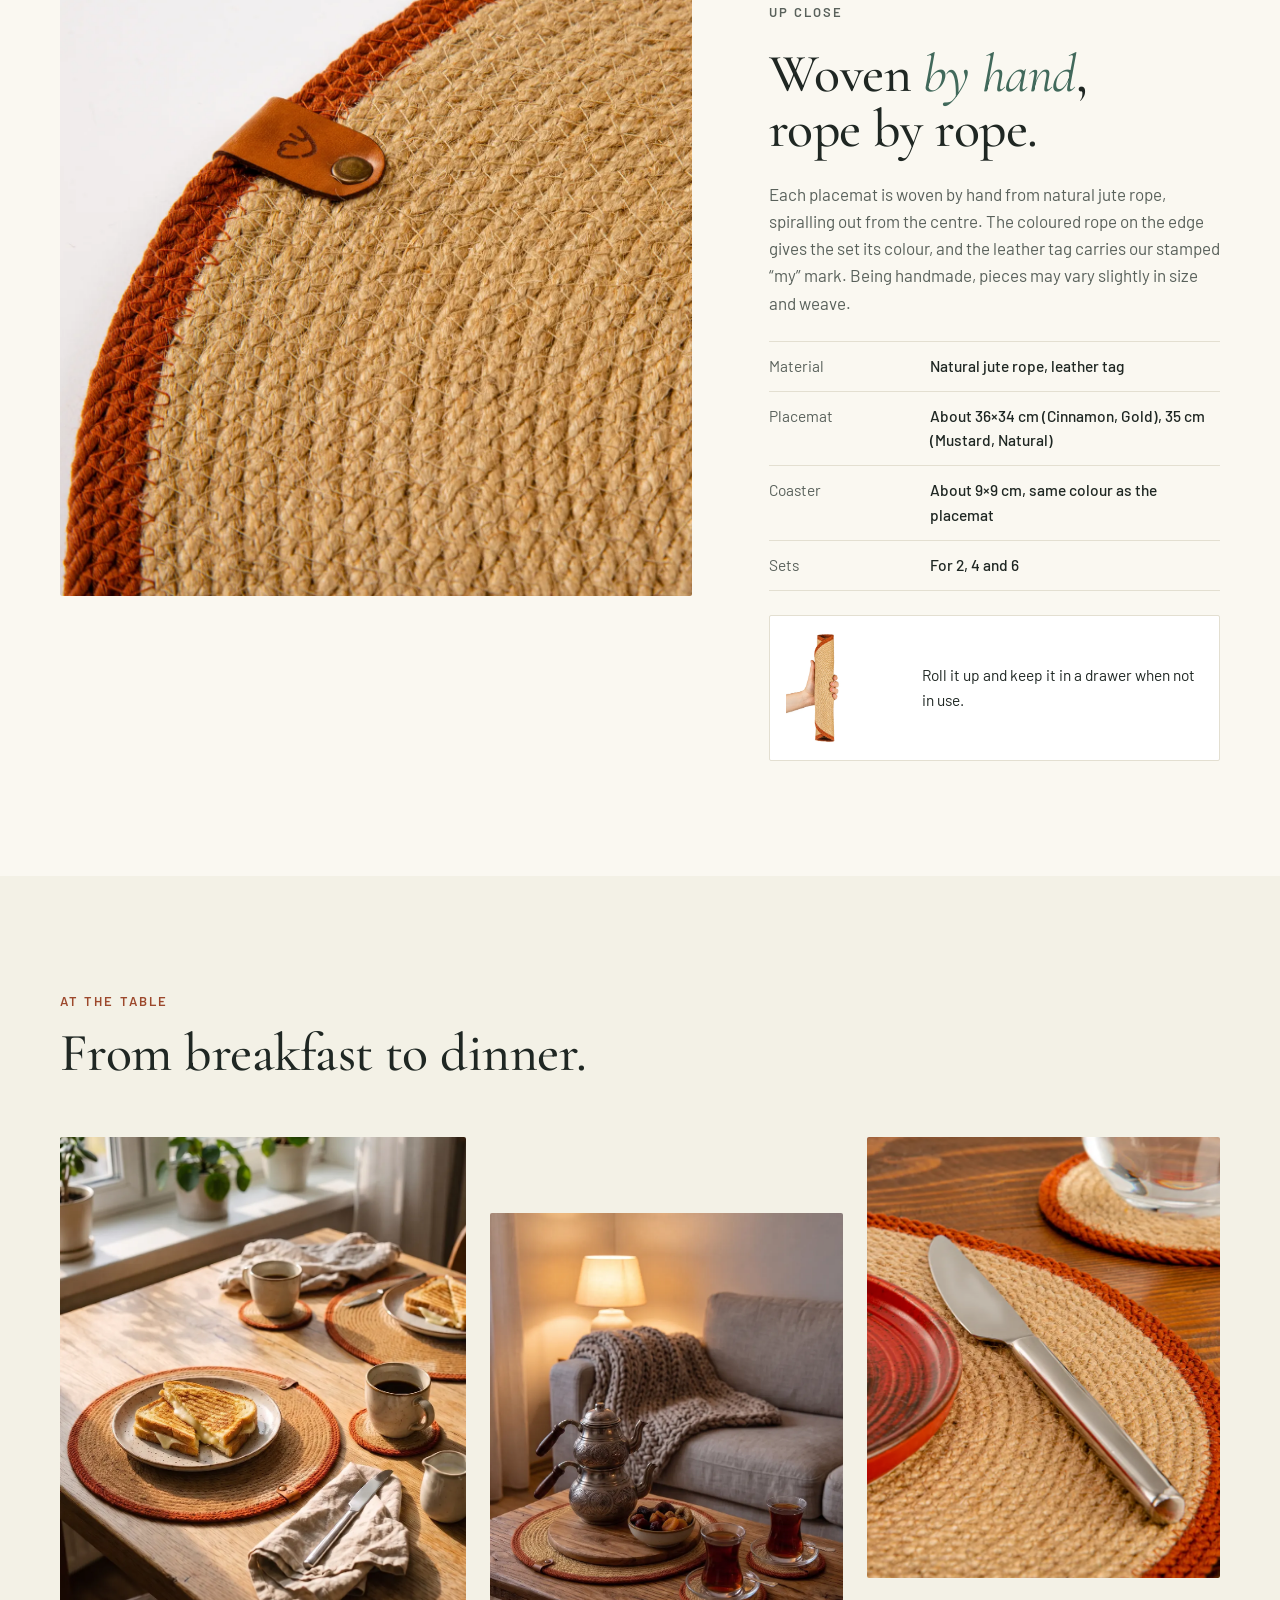
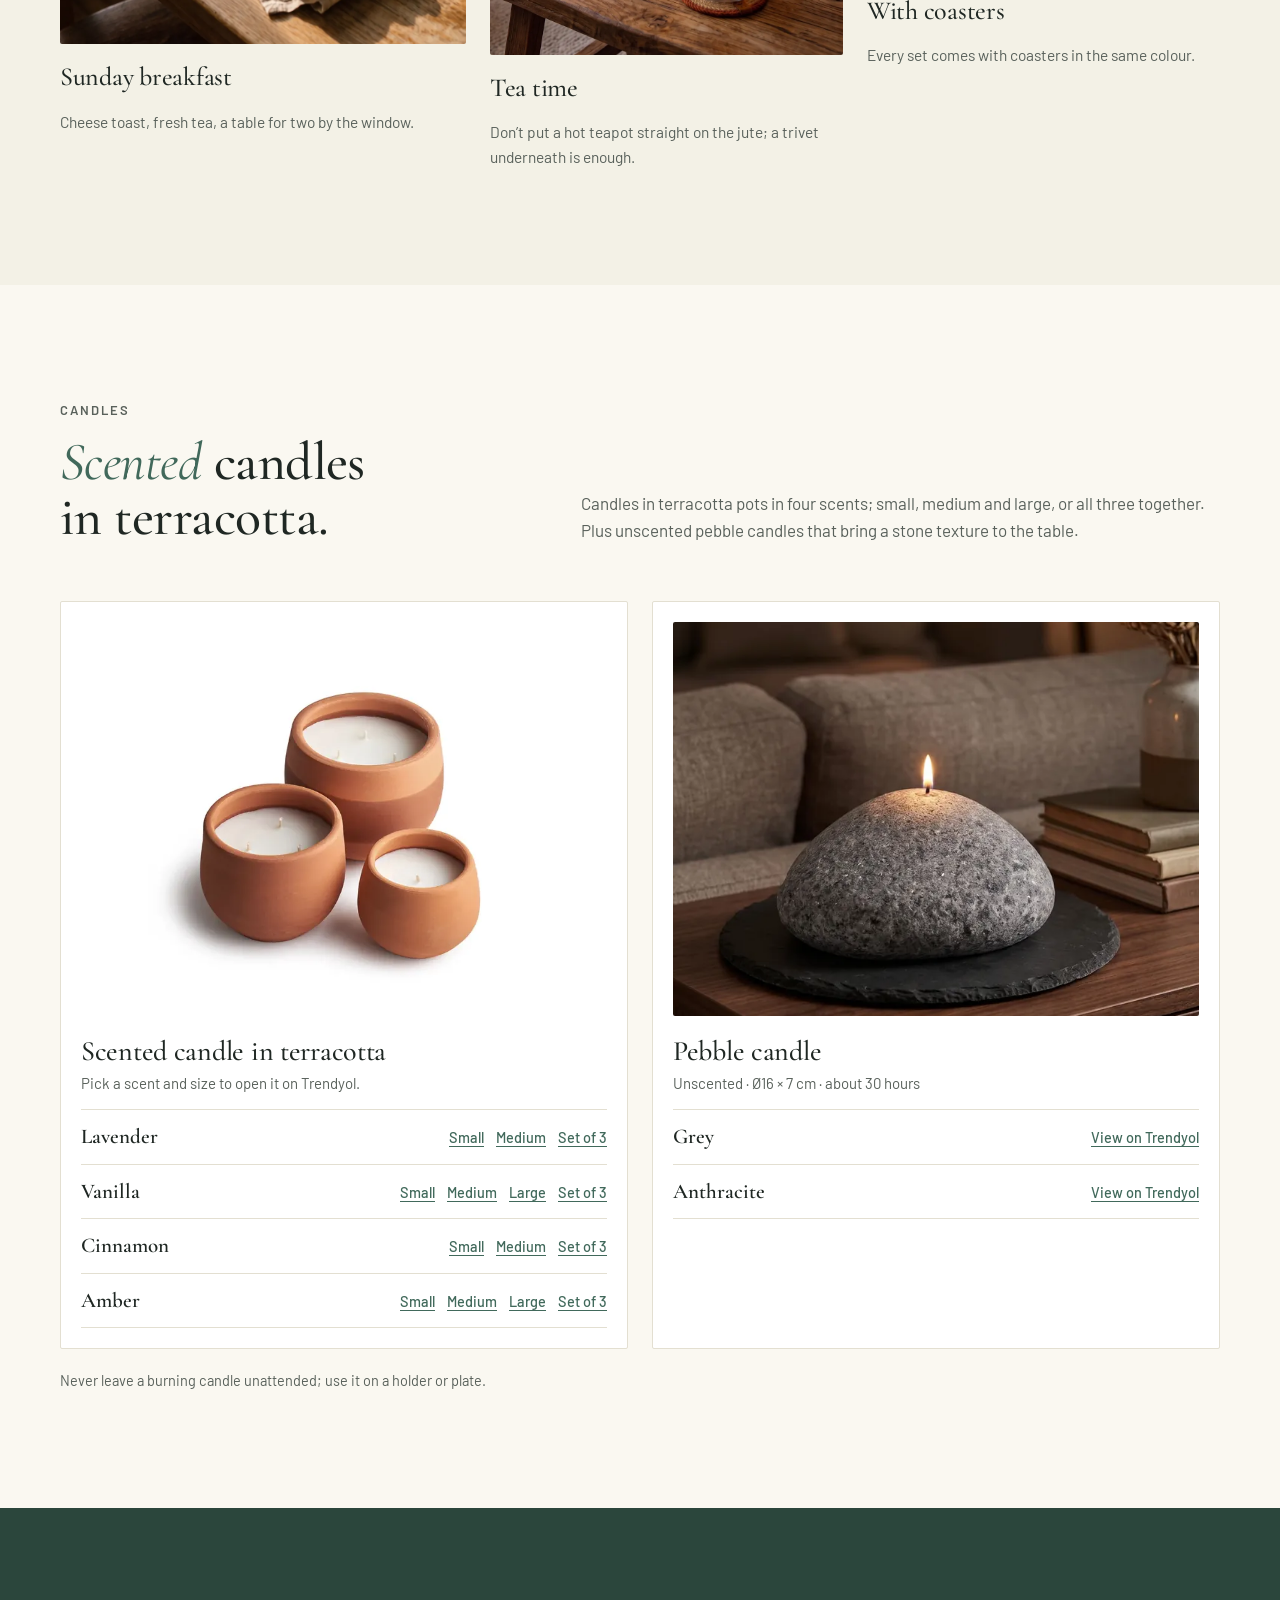
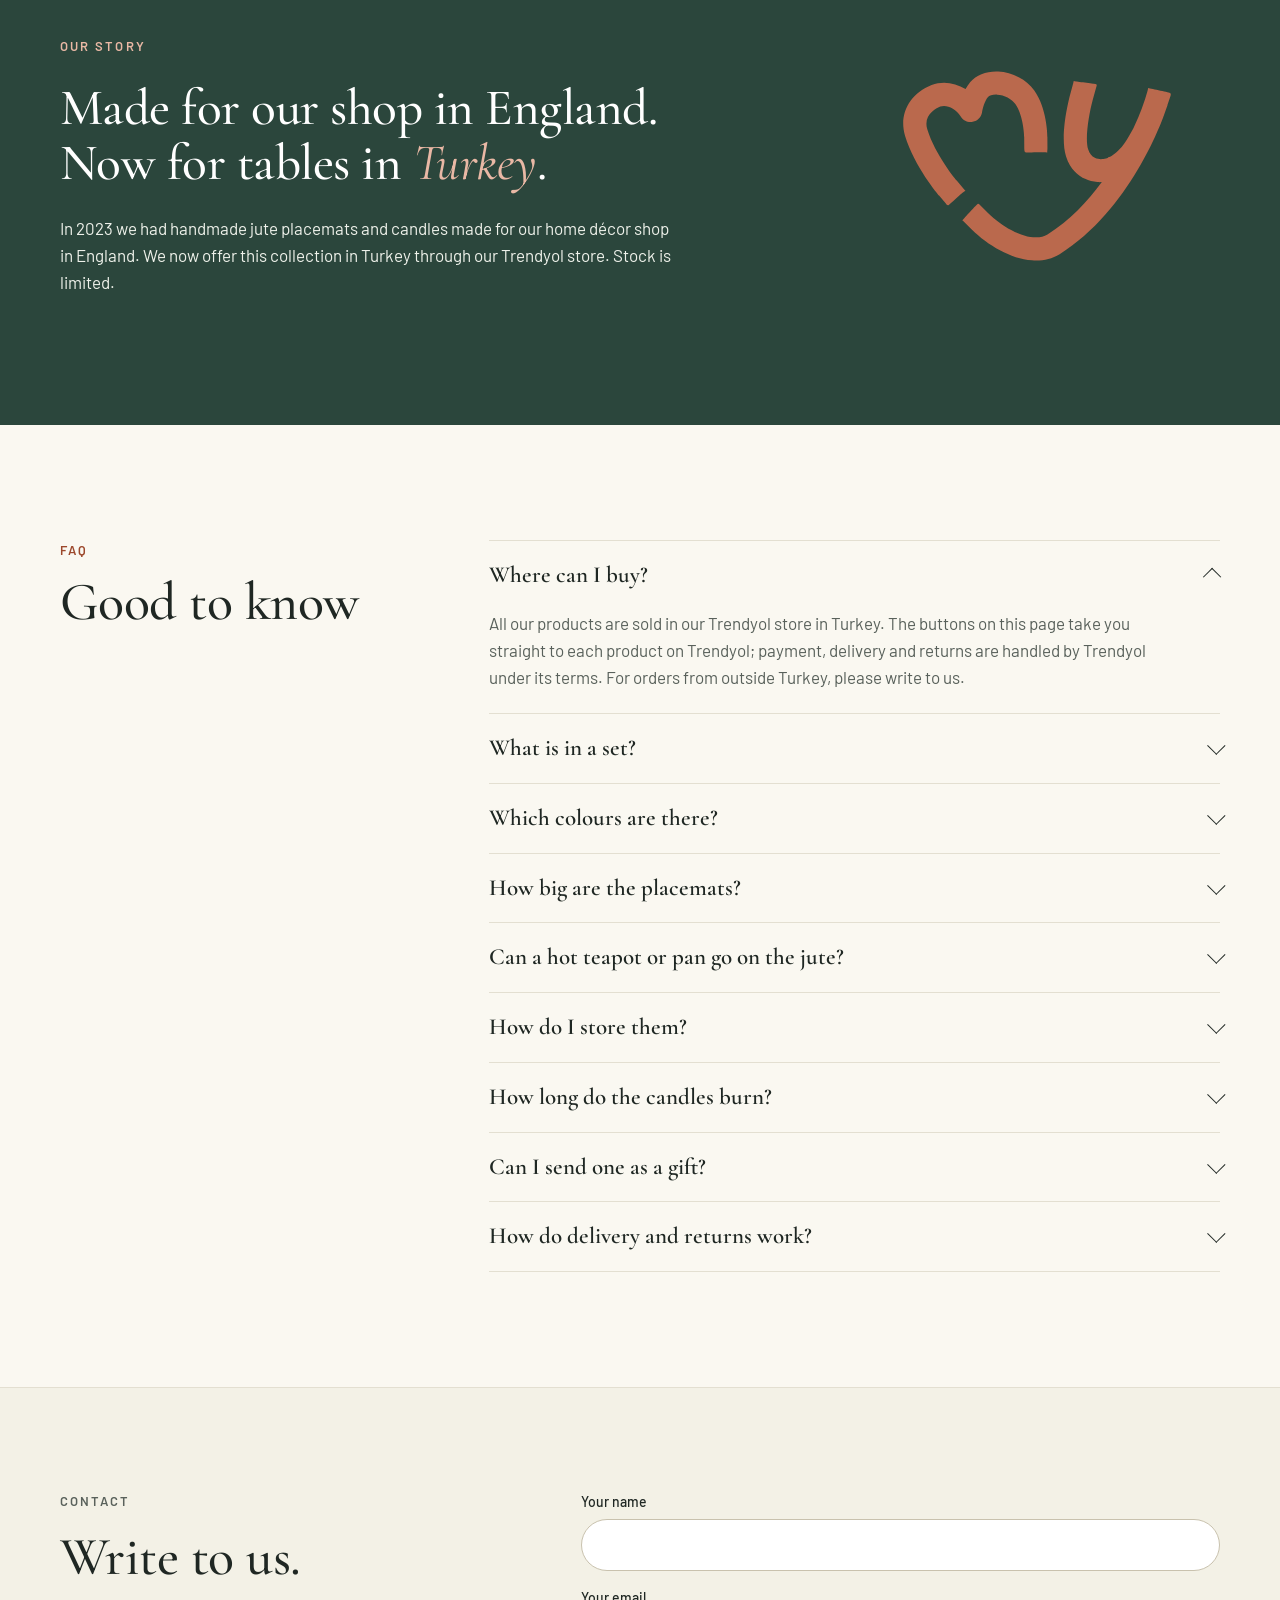
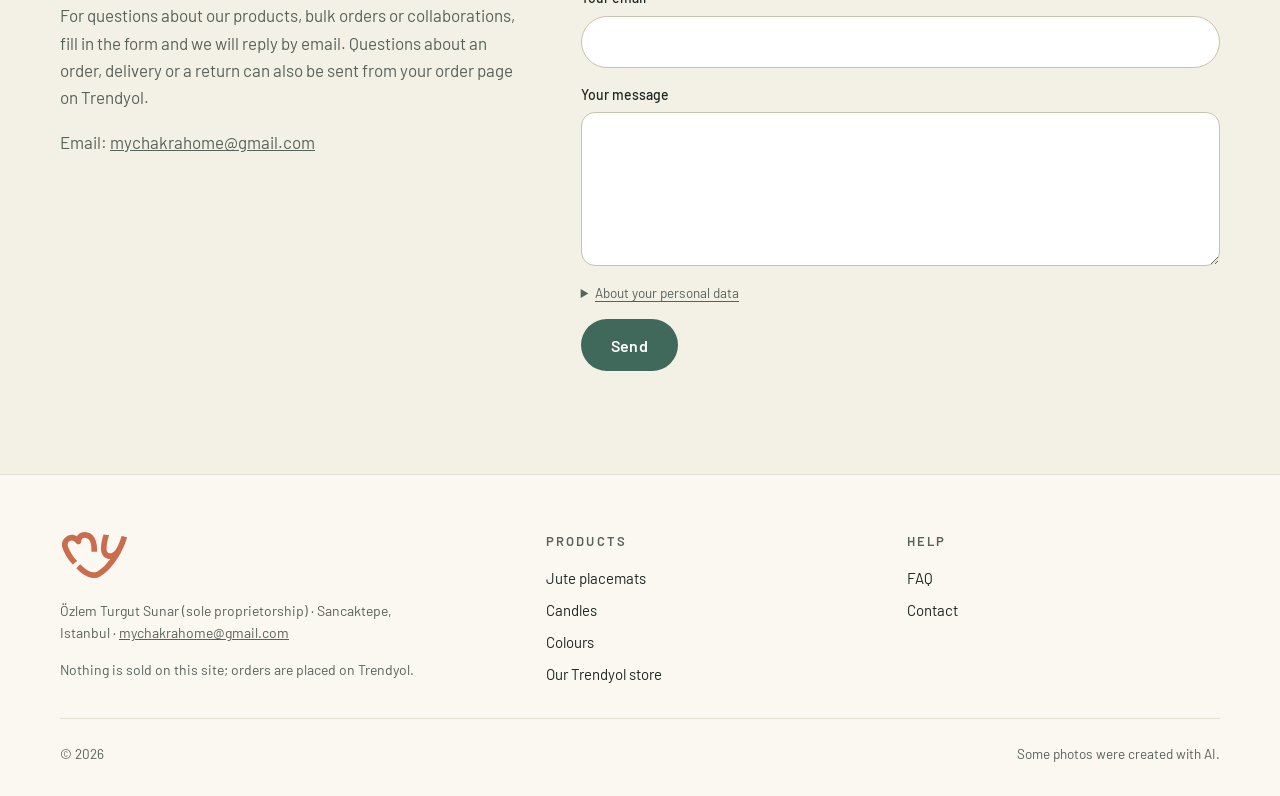
<file: en/index.html>
<!doctype html>
<html lang="en">
<head>
<meta charset="utf-8">
<meta name="viewport" content="width=device-width, initial-scale=1, viewport-fit=cover">
<title>Handwoven round jute placemat and coaster sets</title>
<meta name="description" content="Round, handwoven jute placemats with matching coasters; scented candles in terracotta pots and pebble candles. Four colours, sets for 2, 4 and 6. Available in our Trendyol store.">
<meta name="robots" content="max-image-preview:large">
<meta property="og:type" content="website">
<meta property="og:url" content="https://mychakrahome.com.tr/en/">
<meta property="og:title" content="Handwoven round jute placemat and coaster sets">
<meta property="og:description" content="Four colours, sets for 2, 4 and 6. Available in our Trendyol store.">
<meta property="og:image" content="https://mychakrahome.com.tr/img/paylasim.jpg">
<meta property="og:image:width" content="1200">
<meta property="og:image:height" content="630">
<meta property="og:image:alt" content="Cinnamon-edged round jute placemats and coasters on a candlelit wooden table">
<meta property="og:locale" content="en_GB">
<meta property="og:locale:alternate" content="tr_TR">
<meta name="twitter:card" content="summary_large_image">
<meta name="theme-color" content="#FAF8F1">
<meta name="google-site-verification" content="LppxnHLEsoNkON9tyH0md-V4QpNqCCtNgkGpY3006qI">
<meta name="msvalidate.01" content="2647927877F198DCC8F4AD8EC0EED525">
<meta name="facebook-domain-verification" content="n0nxvmre5kfmbfiwh9ig223otcyaod">
<link rel="canonical" href="https://mychakrahome.com.tr/en/">
<link rel="alternate" hreflang="tr" href="https://mychakrahome.com.tr/">
<link rel="alternate" hreflang="en" href="https://mychakrahome.com.tr/en/">
<link rel="icon" type="image/svg+xml" href="../favicon.svg">
<link rel="preconnect" href="https://fonts.googleapis.com">
<link rel="preconnect" href="https://fonts.gstatic.com" crossorigin>
<link rel="stylesheet" href="https://fonts.googleapis.com/css2?family=Cormorant+Garamond:ital,wght@0,400;0,500;0,600;1,400;1,500&family=Barlow:wght@400;500;600&display=swap">
<link rel="stylesheet" href="../stil.css">
<script type="application/ld+json" id="sss-veri">{"@context":"https://schema.org","@type":"FAQPage","url":"https://mychakrahome.com.tr/en/","inLanguage":"en","mainEntity":[{"@type":"Question","name":"Where can I buy?","acceptedAnswer":{"@type":"Answer","text":"All our products are sold in our Trendyol store in Turkey. The buttons on this page take you straight to each product on Trendyol; payment, delivery and returns are handled by Trendyol under its terms. For orders from outside Turkey, please write to us."}},{"@type":"Question","name":"What is in a set?","acceptedAnswer":{"@type":"Answer","text":"One coaster per placemat. The set of 4, for example, has 4 round jute placemats and 4 coasters in the same colour, 8 pieces in all."}},{"@type":"Question","name":"Which colours are there?","acceptedAnswer":{"@type":"Answer","text":"Four colours: Cinnamon (terracotta rope edge), Mustard (mustard-yellow rope edge), Gold (herringbone braid of jute and gold thread) and Natural (the jute's own tone). Each colour comes in sets of 2, 4 and 6. Jute is a natural fibre and every placemat is woven by hand, so the tone may vary slightly from piece to piece."}},{"@type":"Question","name":"How big are the placemats?","acceptedAnswer":{"@type":"Answer","text":"Cinnamon and Gold placemats are about 36×34 cm, Mustard and Natural about 35 cm; coasters are about 9×9 cm. Being handmade, sizes may vary slightly."}},{"@type":"Question","name":"Can a hot teapot or pan go on the jute?","acceptedAnswer":{"@type":"Answer","text":"Not directly. Put a trivet under hot teapots and pans, and use burning candles on a holder or plate."}},{"@type":"Question","name":"How do I store them?","acceptedAnswer":{"@type":"Answer","text":"Roll them up and keep them in a dry drawer when not in use."}},{"@type":"Question","name":"How long do the candles burn?","acceptedAnswer":{"@type":"Answer","text":"According to the maker, the candles in terracotta pots burn for about 20 hours (small), 30 hours (medium) and 40 hours (large); the pebble candle burns for about 30 hours. Burn time may vary with use."}},{"@type":"Question","name":"Can I send one as a gift?","acceptedAnswer":{"@type":"Answer","text":"Yes. When you order on Trendyol, simply enter the recipient's name and address as the delivery address."}},{"@type":"Question","name":"How do delivery and returns work?","acceptedAnswer":{"@type":"Answer","text":"Orders are shipped through Trendyol; the estimated dispatch time is shown on each product's Trendyol page. Returns follow Trendyol's terms and are made from your order page on Trendyol."}}]}</script>
</head>
<body>

<svg width="0" height="0" style="position:absolute" aria-hidden="true" focusable="false">
  <symbol id="my" viewBox="86.13 -1.14 78.31 55.20"><path fill="currentColor" fill-rule="nonzero" d="M105.49 33.01 L103.39 30.54 C103.33 30.47 97.38 23.40 95.16 16.15 C93.94 12.17 97.65 10.32 98.81 9.84 C100.37 9.21 103.12 10.23 104.46 12.54 C105.15 13.73 106.51 14.35 107.86 14.10 C109.21 13.85 110.26 12.77 110.48 11.42 C110.62 10.49 111.21 8.25 112.09 7.23 C112.53 6.72 113.53 6.44 114.70 6.50 C116.71 6.60 118.76 7.63 119.79 9.09 C121.76 11.85 122.24 16.74 122.26 18.39 L122.28 21.32 C122.28 21.32 122.28 21.43 122.28 21.59 L122.28 21.63 L122.29 21.63 C122.29 21.86 122.31 22.15 122.36 22.30 C122.44 22.58 122.63 22.74 124.33 22.66 C126.29 22.57 128.69 22.72 128.69 22.72 L128.77 21.58 L128.75 18.33 C128.74 17.52 128.58 10.25 125.09 5.33 C122.90 2.24 119.04 0.21 115.01 0.01 C111.81 -0.14 108.95 0.94 107.19 2.98 C106.67 3.58 106.24 4.25 105.87 4.94 C102.95 3.11 99.41 2.59 96.37 3.83 C90.11 6.38 87.13 12.09 88.95 18.05 C91.58 26.61 98.17 34.42 98.45 34.74 L100.29 36.90 C100.29 36.91 100.65 37.55 101.07 37.42 C101.50 37.29 104.45 34.32 105.50 33.62 L105.83 33.37 Z"/><path fill="currentColor" fill-rule="nonzero" d="M163.04 6.04 C162.64 5.87 156.94 4.68 156.94 4.68 C156.94 4.68 156.74 5.82 156.08 7.71 C156.08 7.71 156.08 7.71 156.08 7.71 L155.15 10.35 C155.12 10.42 154.35 12.59 152.81 15.89 L151.46 18.31 C148.80 23.07 145.89 24.08 145.69 24.17 C145.33 24.34 144.95 24.43 144.38 24.50 C143.90 24.56 143.04 24.65 142.02 24.18 C141.16 23.77 140.53 22.97 140.15 21.79 C139.19 18.81 140.40 11.85 141.39 8.17 L142.06 5.67 L142.06 5.67 L142.51 4.06 C142.51 4.06 142.71 3.63 142.23 3.54 C141.75 3.45 136.66 2.80 136.39 2.75 L136.11 2.71 L135.97 3.35 L135.12 6.48 C134.81 7.64 132.12 18.02 133.97 23.77 C135.16 27.48 137.51 29.23 139.28 30.06 C140.35 30.56 141.52 30.86 142.71 30.95 C143.13 30.98 143.55 30.98 143.97 30.96 C139.99 36.41 134.93 41.81 128.77 45.61 C124.74 48.09 117.15 44.49 112.14 39.57 L109.82 37.30 C109.82 37.30 109.61 36.91 109.33 37.00 C109.04 37.09 105.45 41.09 104.94 41.66 L105.28 41.93 L107.59 44.20 C112.14 48.66 118.50 52.39 124.43 52.85 C127.17 53.06 129.83 52.57 132.17 51.13 C151.82 39.03 160.90 13.57 161.27 12.50 L162.34 9.44 L162.33 9.43 L163.18 6.87 C163.18 6.87 163.44 6.22 163.04 6.04"/></symbol>
  <symbol id="ok" viewBox="0 0 24 24"><path d="M4 12h15M13 6l6 6-6 6" fill="none" stroke="currentColor" stroke-width="1.6" stroke-linecap="round" stroke-linejoin="round"/></symbol>
  <symbol id="dis" viewBox="0 0 24 24"><path d="M14 5h5v5M19 5l-8 8M17 14v4.5a.5.5 0 0 1-.5.5h-11a.5.5 0 0 1-.5-.5v-11a.5.5 0 0 1 .5-.5H10" fill="none" stroke="currentColor" stroke-width="1.6" stroke-linecap="round" stroke-linejoin="round"/></symbol>
</svg>

<a class="atla" href="#icerik">Skip to content</a>

<div class="serit"><div class="ic">Handwoven jute placemats and candles · Orders through <a href="https://www.trendyol.com/magaza/mychakra-home-m-473058" data-olay="trendyol-magaza" target="_blank" rel="noopener">our Trendyol store</a> in Turkey</div></div>

<header class="ust">
  <div class="ic">
    <nav aria-label="Main menu">
      <button class="ikon menu-ac" id="menuDugme" type="button" aria-expanded="false" aria-controls="mobilMenu" aria-label="Open menu">
        <svg viewBox="0 0 24 24" fill="none" stroke="currentColor" stroke-width="1.6" stroke-linecap="round" aria-hidden="true"><path d="M4 7h16M4 12h16M4 17h16"/></svg>
      </button>
      <ul class="menu">
        <li><a href="#setler">Jute placemats</a></li>
        <li><a href="#mumlar">Candles</a></li>
        <li><a href="#hikaye">Our story</a></li>
      </ul>
    </nav>
    <a class="logo" href="#ust" aria-label="Home">
      <svg viewBox="0 0 78.31 55.20" aria-hidden="true"><use href="#my"/></svg>
    </a>
    <div class="ust-sag">
      <ul class="menu"><li><a href="#sss">FAQ</a></li><li><a href="#iletisim">Contact</a></li></ul>
      <a class="dil" href="../" hreflang="tr" lang="tr" aria-label="Türkçe">TR</a>
      <a class="dugme ince" href="https://www.trendyol.com/magaza/mychakra-home-m-473058" data-olay="trendyol-magaza" target="_blank" rel="noopener">Trendyol</a>
    </div>
  </div>
  <div class="mobil-menu" id="mobilMenu" hidden>
    <div class="ic">
      <ul>
        <li><a href="#setler">Jute placemats</a></li>
        <li><a href="#mumlar">Candles</a></li>
        <li><a href="#hikaye">Our story</a></li>
        <li><a href="#sss">FAQ</a></li>
        <li><a href="#iletisim">Contact</a></li>
      </ul>
    </div>
  </div>
</header>

<main id="icerik">

<section class="acilis" id="ust" aria-labelledby="acilis-baslik">
  <div class="ic">
    <div class="acilis-metin">
      <p class="etiket">Natural jute · Handwoven</p>
      <h1 id="acilis-baslik"><em>Handwoven</em> jute placemats for your table.</h1>
      <p class="giris">Round placemats with matching coasters. Four colours; sets for two, four and six.</p>
      <div class="acilis-dugmeler">
        <a class="dugme" href="#renk">Explore the sets</a>
        <a class="yazi-bag" href="#mumlar">Candles <svg class="ok" aria-hidden="true"><use href="#ok"/></svg></a>
      </div>
      <p class="not">Limited stock · Made in 2023 for our shop in England</p>
    </div>
    <figure class="acilis-gorsel">
      <img src="../img/ev-aksam.webp" alt="Candlelit dinner for four on a wooden table, with cinnamon-edged round jute placemats and coasters" width="1200" height="1789" fetchpriority="high">
      <img class="daire-servis" src="../img/kenar-tarcin.webp" alt="" width="900" height="900">
      <figcaption>Cinnamon set for 4, at dinner</figcaption>
    </figure>
  </div>
</section>

<section class="guven" aria-label="Why these placemats">
  <ul class="ic">
    <li><strong>Handwoven</strong><span>From natural jute rope, one by one</span></li>
    <li><strong>Rolls up</strong><span>Takes little drawer space</span></li>
    <li><strong>Leather tag</strong><span>Stamped with our “my” mark</span></li>
    <li><strong>Sold on Trendyol</strong><span>Payment, delivery and returns by Trendyol</span></li>
  </ul>
</section>

<section class="renk" id="renk" aria-labelledby="renk-baslik">
  <div class="ic">
    <div class="sahne">
      <img id="sahneGorsel" src="../img/kenar-tarcin.webp" alt="Cinnamon: round jute placemat with a terracotta rope edge, from above" width="900" height="900">
    </div>
    <div class="renk-metin">
      <p class="etiket">Four colours</p>
      <h2 class="h2" id="renk-baslik">Choose a colour for <em>your table</em>.</h2>
      <fieldset class="secici">
        <legend>Colour</legend>
        <button class="renk-dugme" type="button" data-renk="tarcin" aria-pressed="true"><span class="yuvarlak"><img src="../img/kenar-tarcin.webp" alt="" width="900" height="900"></span>Cinnamon</button>
        <button class="renk-dugme" type="button" data-renk="hardal" aria-pressed="false"><span class="yuvarlak"><img src="../img/kenar-hardal.webp" alt="" width="900" height="900"></span>Mustard</button>
        <button class="renk-dugme" type="button" data-renk="gold" aria-pressed="false"><span class="yuvarlak"><img src="../img/kenar-gold.webp" alt="" width="900" height="900"></span>Gold</button>
        <button class="renk-dugme" type="button" data-renk="dogal" aria-pressed="false"><span class="yuvarlak"><img src="../img/kenar-dogal.webp" alt="" width="900" height="900"></span>Natural</button>
      </fieldset>
      <div aria-live="polite">
        <p class="secili-ad" id="seciliAd">Cinnamon</p>
      </div>
      <p class="secili-tarif" id="seciliTarif">A terracotta rope edge. Warm on a wooden table and with earthy plates.</p>
      <dl class="olcular">
        <dt>Placemat</dt><dd id="seciliOlcu">About 36×34 cm, round</dd>
        <dt>In the set</dt><dd>One coaster per placemat (about 9×9 cm)</dd>
        <dt>Material</dt><dd id="seciliMalzeme">Natural jute rope, leather tag</dd>
      </dl>
      <div class="satin">
        <p>Pick a set size to open the product on Trendyol.</p>
        <div class="boy-dugmeler" id="boyDugmeler">
          <a class="dugme" data-boy="2" target="_blank" rel="noopener" href="#">Set of 2<small>for two</small></a>
          <a class="dugme" data-boy="4" target="_blank" rel="noopener" href="#">Set of 4<small>for four</small></a>
          <a class="dugme" data-boy="6" target="_blank" rel="noopener" href="#">Set of 6<small>for six</small></a>
        </div>
      </div>
    </div>
  </div>
</section>

<section class="setler" id="setler" aria-labelledby="setler-baslik">
  <div class="ic">
    <div class="bolum-bas">
      <div>
        <p class="etiket">Set sizes</p>
        <h2 class="h2" id="setler-baslik">How many at the table?</h2>
      </div>
      <p class="giris" style="max-width: 26em">Every set has one coaster per placemat. All sets come in four colours.</p>
    </div>
    <ul class="boylar">
      <li class="boy">
        <svg viewBox="0 0 260 150" role="img" aria-label="Table drawing from above: two placemats and two coasters">
          <rect x="20" y="20" width="220" height="110" rx="6" fill="none" stroke="#D5CFBD" stroke-width="1.5"/>
          <g fill="#F3E3D2" stroke="#CA6D4F" stroke-width="3"><circle cx="80" cy="75" r="34"/><circle cx="180" cy="75" r="34"/></g>
          <g fill="#F3E3D2" stroke="#CA6D4F" stroke-width="2"><circle cx="122" cy="44" r="10"/><circle cx="222" cy="44" r="10"/></g>
        </svg>
        <h3>Set of 2</h3>
        <p class="parca">2 placemats + 2 coasters · 4 pieces</p>
        <p>Cinnamon, Mustard, Gold, Natural</p>
      </li>
      <li class="boy">
        <svg viewBox="0 0 260 150" role="img" aria-label="Table drawing from above: four placemats and four coasters">
          <rect x="20" y="10" width="220" height="130" rx="6" fill="none" stroke="#D5CFBD" stroke-width="1.5"/>
          <g fill="#F3E3D2" stroke="#CA6D4F" stroke-width="3"><circle cx="80" cy="44" r="27"/><circle cx="180" cy="44" r="27"/><circle cx="80" cy="106" r="27"/><circle cx="180" cy="106" r="27"/></g>
          <g fill="#F3E3D2" stroke="#CA6D4F" stroke-width="2"><circle cx="117" cy="26" r="8"/><circle cx="217" cy="26" r="8"/><circle cx="43" cy="124" r="8"/><circle cx="143" cy="124" r="8"/></g>
        </svg>
        <h3>Set of 4</h3>
        <p class="parca">4 placemats + 4 coasters · 8 pieces</p>
        <p>Cinnamon, Mustard, Gold, Natural</p>
      </li>
      <li class="boy">
        <svg viewBox="0 0 260 150" role="img" aria-label="Table drawing from above: six placemats and six coasters">
          <rect x="10" y="10" width="240" height="130" rx="6" fill="none" stroke="#D5CFBD" stroke-width="1.5"/>
          <g fill="#F3E3D2" stroke="#CA6D4F" stroke-width="3"><circle cx="55" cy="44" r="24"/><circle cx="130" cy="44" r="24"/><circle cx="205" cy="44" r="24"/><circle cx="55" cy="106" r="24"/><circle cx="130" cy="106" r="24"/><circle cx="205" cy="106" r="24"/></g>
          <g fill="#F3E3D2" stroke="#CA6D4F" stroke-width="2"><circle cx="87" cy="25" r="7"/><circle cx="162" cy="25" r="7"/><circle cx="236" cy="25" r="7"/><circle cx="24" cy="125" r="7"/><circle cx="98" cy="125" r="7"/><circle cx="173" cy="125" r="7"/></g>
        </svg>
        <h3>Set of 6</h3>
        <p class="parca">6 placemats + 6 coasters · 12 pieces</p>
        <p>Cinnamon, Mustard, Gold, Natural</p>
      </li>
    </ul>
    <ul class="urunler">
      <li class="urun"><a href="#renk" data-renk-sec="tarcin"><span class="kap"><img src="../img/sofra-tarcin.webp" alt="Cinnamon-edged jute placemat on a wooden table with plate and cutlery" width="900" height="900" loading="lazy"></span><h3>Cinnamon</h3><span>Sets of 2 · 4 · 6</span></a></li>
      <li class="urun"><a href="#renk" data-renk-sec="hardal"><span class="kap"><img src="../img/sofra-hardal.webp" alt="Mustard-edged jute placemat on a wooden table with plate and cutlery" width="900" height="900" loading="lazy"></span><h3>Mustard</h3><span>Sets of 2 · 4 · 6</span></a></li>
      <li class="urun"><a href="#renk" data-renk-sec="gold"><span class="kap"><img src="../img/sofra-gold.webp" alt="Gold braided placemats at a dinner table for guests" width="900" height="900" loading="lazy"></span><h3>Gold</h3><span>Sets of 2 · 4 · 6</span></a></li>
      <li class="urun"><a href="#renk" data-renk-sec="dogal"><span class="kap"><img src="../img/sofra-dogal.webp" alt="Natural jute placemat on a wooden table with plate and cutlery" width="900" height="900" loading="lazy"></span><h3>Natural</h3><span>Sets of 2 · 4 · 6</span></a></li>
    </ul>
  </div>
</section>

<section class="yakin" aria-labelledby="yakin-baslik">
  <div class="ic">
    <figure class="yakin-gorsel">
      <img src="../img/yakin-tarcin.webp" alt="Close-up: spiral-woven jute rope, cinnamon rope edge and a leather tag stamped “my”" width="1300" height="1300" loading="lazy">
    </figure>
    <div class="yakin-metin">
      <p class="etiket">Up close</p>
      <h2 class="h2" id="yakin-baslik">Woven <em>by hand</em>, rope by rope.</h2>
      <p>Each placemat is woven by hand from natural jute rope, spiralling out from the centre. The coloured rope on the edge gives the set its colour, and the leather tag carries our stamped “my” mark. Being handmade, pieces may vary slightly in size and weave.</p>
      <dl class="ozellik">
        <div><dt>Material</dt><dd>Natural jute rope, leather tag</dd></div>
        <div><dt>Placemat</dt><dd>About 36×34 cm (Cinnamon, Gold), 35 cm (Mustard, Natural)</dd></div>
        <div><dt>Coaster</dt><dd>About 9×9 cm, same colour as the placemat</dd></div>
        <div><dt>Sets</dt><dd>For 2, 4 and 6</dd></div>
      </dl>
      <div class="rulo">
        <img src="../img/rulo-tarcin.webp" alt="A cinnamon-edged jute placemat rolled up in hand" width="700" height="750" loading="lazy">
        <p>Roll it up and keep it in a drawer when not in use.</p>
      </div>
    </div>
  </div>
</section>

<section class="sofrada" aria-labelledby="sofrada-baslik">
  <div class="ic">
    <div class="bolum-bas">
      <div>
        <p class="etiket">At the table</p>
        <h2 class="h2" id="sofrada-baslik">From breakfast to dinner.</h2>
      </div>
    </div>
    <ul class="sahneler">
      <li>
        <img src="../img/ev-kahvalti.webp" alt="Breakfast by the window: cheese toast, tea and cinnamon-edged jute placemats" width="1000" height="1491" loading="lazy">
        <h3>Sunday breakfast</h3>
        <p>Cheese toast, fresh tea, a table for two by the window.</p>
      </li>
      <li>
        <img src="../img/ev-cay.webp" alt="A Turkish teapot on a wooden trivet in the living room, tulip tea glasses on jute coasters" width="1000" height="1491" loading="lazy">
        <h3>Tea time</h3>
        <p>Don’t put a hot teapot straight on the jute; a trivet underneath is enough.</p>
      </li>
      <li>
        <img src="../img/altlik-tarcin.webp" alt="A glass of water on a cinnamon-edged jute placemat and coaster" width="1000" height="1000" loading="lazy">
        <h3>With coasters</h3>
        <p>Every set comes with coasters in the same colour.</p>
      </li>
    </ul>
  </div>
</section>

<section class="mumlar" id="mumlar" aria-labelledby="mum-baslik">
  <div class="ic">
    <div class="mum-bas">
      <div>
        <p class="etiket">Candles</p>
        <h2 class="h2" id="mum-baslik" style="margin-top: 14px"><em>Scented</em> candles in terracotta.</h2>
      </div>
      <p>Candles in terracotta pots in four scents; small, medium and large, or all three together. Plus unscented pebble candles that bring a stone texture to the table.</p>
    </div>
    <div class="mum-kartlar">
      <article class="mum-kart">
        <img class="icerik-sigdir" src="../img/mum-comlek.webp" alt="Scented white candles in terracotta pots, in three sizes" width="622" height="625" loading="lazy">
        <div>
          <h3>Scented candle in terracotta</h3>
          <p class="alt-baslik">Pick a scent and size to open it on Trendyol.</p>
          <ul class="kokular" id="kokular"></ul>
        </div>
      </article>
      <article class="mum-kart">
        <img src="../img/mum-cakil.webp" alt="A grey pebble candle burning on a stone tray on a wooden side table" width="700" height="700" loading="lazy">
        <div>
          <h3>Pebble candle</h3>
          <p class="alt-baslik">Unscented · Ø16 × 7 cm · about 30 hours</p>
          <ul class="kokular" id="cakil"></ul>
        </div>
      </article>
    </div>
    <p class="mum-not">Never leave a burning candle unattended; use it on a holder or plate.</p>
  </div>
</section>

<section class="hikaye" id="hikaye" aria-labelledby="hikaye-baslik">
  <div class="ic">
    <div class="hikaye-metin">
      <p class="etiket">Our story</p>
      <h2 id="hikaye-baslik">Made for our shop in England. Now for tables in <em>Turkey</em>.</h2>
      <p>In 2023 we had handmade jute placemats and candles made for our home décor shop in England. We now offer this collection in Turkey through our Trendyol store. Stock is limited.</p>
    </div>
    <svg class="hikaye-isaret" viewBox="0 0 78.31 55.20" role="img" aria-label="“my” mark"><use href="#my"/></svg>
  </div>
</section>

<section class="sss" id="sss" aria-labelledby="sss-baslik">
  <div class="ic">
    <div>
      <p class="etiket">FAQ</p>
      <h2 class="h2" id="sss-baslik" style="margin-top: 14px">Good to know</h2>
    </div>
    <div class="sss-liste">
      <details open>
        <summary>Where can I buy?</summary>
        <p>All our products are sold in our Trendyol store in Turkey. The buttons on this page take you straight to each product on Trendyol; payment, delivery and returns are handled by Trendyol under its terms. For orders from outside Turkey, please write to us.</p>
      </details>
      <details>
        <summary>What is in a set?</summary>
        <p>One coaster per placemat. The set of 4, for example, has 4 round jute placemats and 4 coasters in the same colour, 8 pieces in all.</p>
      </details>
      <details>
        <summary>Which colours are there?</summary>
        <p>Four colours: Cinnamon (terracotta rope edge), Mustard (mustard-yellow rope edge), Gold (herringbone braid of jute and gold thread) and Natural (the jute's own tone). Each colour comes in sets of 2, 4 and 6. Jute is a natural fibre and every placemat is woven by hand, so the tone may vary slightly from piece to piece.</p>
      </details>
      <details>
        <summary>How big are the placemats?</summary>
        <p>Cinnamon and Gold placemats are about 36×34 cm, Mustard and Natural about 35 cm; coasters are about 9×9 cm. Being handmade, sizes may vary slightly.</p>
      </details>
      <details>
        <summary>Can a hot teapot or pan go on the jute?</summary>
        <p>Not directly. Put a trivet under hot teapots and pans, and use burning candles on a holder or plate.</p>
      </details>
      <details>
        <summary>How do I store them?</summary>
        <p>Roll them up and keep them in a dry drawer when not in use.</p>
      </details>
      <details>
        <summary>How long do the candles burn?</summary>
        <p>According to the maker, the candles in terracotta pots burn for about 20 hours (small), 30 hours (medium) and 40 hours (large); the pebble candle burns for about 30 hours. Burn time may vary with use.</p>
      </details>
      <details>
        <summary>Can I send one as a gift?</summary>
        <p>Yes. When you order on Trendyol, simply enter the recipient's name and address as the delivery address.</p>
      </details>
      <details>
        <summary>How do delivery and returns work?</summary>
        <p>Orders are shipped through Trendyol; the estimated dispatch time is shown on each product's Trendyol page. Returns follow Trendyol's terms and are made from your order page on Trendyol.</p>
      </details>
    </div>
  </div>
</section>

<section class="iletisim" id="iletisim" aria-labelledby="iletisim-baslik">
  <div class="ic">
    <div class="iletisim-metin">
      <p class="etiket">Contact</p>
      <h2 class="h2" id="iletisim-baslik">Write to us.</h2>
      <p>For questions about our products, bulk orders or collaborations, fill in the form and we will reply by email. Questions about an order, delivery or a return can also be sent from your order page on Trendyol.</p>
      <p>Email: <a href="mailto:mychakrahome@gmail.com">mychakrahome@gmail.com</a></p>
    </div>
    <form class="form" action="https://formsubmit.co/mychakrahome@gmail.com" method="POST">
      <input type="hidden" name="_subject" value="Siteden yeni mesaj (İngilizce sayfa)">
      <input type="hidden" name="_template" value="table">
      <input type="text" name="_honey" style="display:none" tabindex="-1" autocomplete="off" aria-hidden="true">
      <label>Your name<input type="text" name="Ad" required autocomplete="name"></label>
      <label>Your email<input type="email" name="E-posta" required autocomplete="email"></label>
      <label>Your message<textarea name="Mesaj" rows="5" required></textarea></label>
      <details class="kvkk">
        <summary>About your personal data</summary>
        <p>The name, email and message you send are used only to reply to you; they are not used for anything else or sold. Your message reaches our inbox through the FormSubmit service. You can ask us to delete your data by writing to mychakrahome@gmail.com. Data controller: Özlem Turgut Sunar (sole proprietorship), Sancaktepe, Istanbul.</p>
      </details>
      <button type="submit" class="dugme">Send</button>
    </form>
  </div>
</section>

</main>

<footer class="alt">
  <div class="ic">
    <div class="marka">
      <a class="logo" href="#ust" aria-label="Home">
        <svg viewBox="0 0 78.31 55.20" aria-hidden="true"><use href="#my"/></svg>
      </a>
      <p>Özlem Turgut Sunar (sole proprietorship) · Sancaktepe, Istanbul · <a href="mailto:mychakrahome@gmail.com">mychakrahome@gmail.com</a></p>
      <p>Nothing is sold on this site; orders are placed on Trendyol.</p>
    </div>
    <nav aria-labelledby="alt-urunler"><h2 id="alt-urunler">Products</h2><ul><li><a href="#setler">Jute placemats</a></li><li><a href="#mumlar">Candles</a></li><li><a href="#renk">Colours</a></li><li><a href="https://www.trendyol.com/magaza/mychakra-home-m-473058" data-olay="trendyol-magaza" target="_blank" rel="noopener">Our Trendyol store</a></li></ul></nav>
    <nav aria-labelledby="alt-yardim"><h2 id="alt-yardim">Help</h2><ul><li><a href="#sss">FAQ</a></li><li><a href="#iletisim">Contact</a></li></ul></nav>
    <div class="alt-son"><span>© 2026</span><span>Some photos were created with AI.</span></div>
  </div>
</footer>

<script src="../site.js"></script>
</body>
</html>
</file>
<file: stil.css>
:root {
  --zemin: #FAF8F1;
  --krem: #F3F1E6;
  --beyaz: #FFFFFF;
  --yesil: #41695B;
  --yesil-koyu: #2B463C;
  --murekkep: #1F2723;
  --ikincil: #59615B;
  --kiremit: #CA6D4F;
  --kiremit-yazi: #9C482C;
  --cizgi: #E3DFD1;
  --krem-yazi: #EEF1EA;
  --f-baslik: "Cormorant Garamond", Georgia, "Times New Roman", serif;
  --f-metin: "Barlow", "Helvetica Neue", Arial, sans-serif;
  --icerik: 1240px;
  --kenar: max(clamp(16px, 4vw, 40px), env(safe-area-inset-left, 0px));
  --kenar-sag: max(clamp(16px, 4vw, 40px), env(safe-area-inset-right, 0px));
  color-scheme: light;
}
* { box-sizing: border-box; }
html { scroll-behavior: smooth; }
body { margin: 0; background: var(--zemin); color: var(--murekkep); font-family: var(--f-metin); font-size: 17px; line-height: 1.6; -webkit-font-smoothing: antialiased; overflow-x: clip; }
img { display: block; max-width: 100%; height: auto; }
a { color: inherit; }
:focus-visible { outline: 2px solid var(--yesil); outline-offset: 3px; }
button { font: inherit; color: inherit; }
[hidden] { display: none !important; }

.ic { max-width: var(--icerik); margin-inline: auto; padding-left: var(--kenar); padding-right: var(--kenar-sag); }
.etiket { font-size: 13px; font-weight: 600; letter-spacing: 0.16em; text-transform: uppercase; color: var(--kiremit-yazi); margin: 0; }
h1, h2, h3 { font-family: var(--f-baslik); font-weight: 500; letter-spacing: -0.01em; text-wrap: balance; margin: 0; }
h1 em, h2 em, h3 em { font-style: italic; font-weight: 400; color: var(--yesil); }
.h2 { font-size: clamp(2.3rem, 4.2vw, 3.6rem); line-height: 1.02; }
.giris { font-size: 19px; color: var(--ikincil); max-width: 34em; margin: 0; }

.dugme { display: inline-flex; align-items: center; justify-content: center; gap: 10px; min-height: 52px; padding-inline: 30px; background: var(--yesil); color: var(--beyaz); text-decoration: none; font-weight: 600; font-size: 16px; letter-spacing: 0.02em; border: 0; border-radius: 999px; cursor: pointer; transition: background .2s ease; }
.dugme:hover { background: var(--yesil-koyu); }
.dugme.ince { min-height: 44px; padding-inline: 20px; font-size: 15px; }
.dugme.cerceve { background: transparent; color: var(--murekkep); border: 1.5px solid var(--murekkep); }
.dugme.cerceve:hover { background: var(--murekkep); color: var(--beyaz); }
.yazi-bag { display: inline-flex; align-items: center; gap: 8px; min-height: 44px; font-weight: 600; text-decoration: none; color: var(--murekkep); border-bottom: 1px solid currentColor; padding-bottom: 2px; }
.yazi-bag:hover { color: var(--yesil); }
.ok { width: 18px; height: 18px; flex: none; }

.atla { position: absolute; left: -9999px; top: 12px; z-index: 20; background: var(--beyaz); padding: 10px 16px; border-radius: 999px; }
.atla:focus { left: 16px; }

/* Üst şerit ve başlık */
.serit { background: var(--yesil-koyu); color: var(--krem-yazi); font-size: 13.5px; letter-spacing: 0.04em; text-align: center; }
.serit .ic { padding-block: 9px; }
.serit a { color: var(--beyaz); }
.ust { border-bottom: 1px solid var(--cizgi); background: var(--zemin); position: sticky; top: 0; z-index: 10; }
.ust .ic { display: grid; grid-template-columns: 1fr auto 1fr; align-items: center; gap: 16px; padding-block: 10px; }
.menu { display: flex; gap: 30px; list-style: none; margin: 0; padding: 0; font-size: 15px; font-weight: 500; }
.menu a { text-decoration: none; display: inline-block; padding-block: 10px; }
.menu a:hover { color: var(--yesil); }
.logo { display: inline-flex; align-items: center; text-decoration: none; color: var(--kiremit); justify-self: center; padding: 4px; }
.logo svg { width: 68px; height: 48px; flex: none; }
.ust-sag { display: flex; justify-content: flex-end; align-items: center; gap: 22px; }
.ikon { width: 44px; height: 44px; display: inline-flex; align-items: center; justify-content: center; border: 0; background: transparent; border-radius: 50%; cursor: pointer; }
.ikon:hover { background: var(--krem); }
.ikon svg { width: 22px; height: 22px; }
.menu-ac { display: none; }
.dil { display: inline-flex; align-items: center; justify-content: center; min-width: 44px; min-height: 44px; font-size: 14px; font-weight: 600; letter-spacing: 0.06em; text-decoration: none; color: var(--ikincil); border-radius: 999px; }
.dil:hover { color: var(--yesil); background: var(--krem); }
.mobil-menu { border-top: 1px solid var(--cizgi); }
.mobil-menu ul { list-style: none; margin: 0; padding: 8px 0 16px; display: grid; }
.mobil-menu a { display: block; padding: 12px 0; font-family: var(--f-baslik); font-size: 24px; text-decoration: none; }

/* Açılış */
.acilis .ic { display: grid; grid-template-columns: minmax(0, 5fr) minmax(0, 7fr); gap: clamp(32px, 5vw, 80px); align-items: center; padding-block: clamp(40px, 6vw, 88px) clamp(56px, 7vw, 104px); }
.acilis-metin { display: flex; flex-direction: column; gap: 26px; min-width: 0; }
.acilis h1 { font-size: clamp(3.1rem, 6.2vw, 6rem); line-height: 0.96; }
.acilis-dugmeler { display: flex; flex-wrap: wrap; align-items: center; gap: 14px 28px; padding-top: 4px; }
.not { font-size: 14px; color: var(--ikincil); margin: 0; display: flex; align-items: center; gap: 10px; }
.not::before { content: ""; width: 28px; height: 1px; background: var(--kiremit); flex: none; }
.acilis-gorsel { position: relative; margin: 0; min-width: 0; }
.acilis-gorsel > img:not(.daire-servis) { width: 100%; aspect-ratio: 6 / 5; object-fit: cover; object-position: 50% 64%; border-radius: 2px; }
.acilis-gorsel figcaption { position: absolute; right: 16px; bottom: 16px; background: rgba(250, 248, 241, 0.94); color: var(--murekkep); font-size: 13.5px; font-weight: 500; padding: 8px 14px; border-radius: 999px; }
.daire-servis { position: absolute; left: clamp(-96px, -6vw, -24px); bottom: clamp(-72px, -5vw, -28px); width: clamp(150px, 19vw, 250px); filter: drop-shadow(0 18px 24px rgba(31, 39, 35, 0.28)); }

/* Güven şeridi */
.guven { background: var(--krem); border-block: 1px solid var(--cizgi); }
.guven ul { list-style: none; margin: 0 auto; display: grid; grid-template-columns: repeat(4, minmax(0, 1fr)); padding-block: 26px; }
.guven li { display: flex; flex-direction: column; gap: 2px; padding-inline: 24px; border-left: 1px solid var(--cizgi); }
.guven li:first-child { border-left: 0; padding-left: 0; }
.guven strong { font-family: var(--f-baslik); font-size: 22px; font-weight: 600; }
.guven span { font-size: 15px; color: var(--ikincil); }

/* Kenar rengi seçici */
.renk { padding-block: clamp(72px, 9vw, 128px); scroll-margin-top: 70px; }
.renk .ic { display: grid; grid-template-columns: minmax(0, 6fr) minmax(0, 5fr); gap: clamp(32px, 6vw, 96px); align-items: center; }
.sahne { position: relative; aspect-ratio: 1 / 1; max-width: 600px; width: 100%; justify-self: center; display: grid; place-items: center; }
.sahne::before { content: ""; position: absolute; inset: 0; border-radius: 50%; background: repeating-radial-gradient(circle at center, transparent 0 13px, rgba(65, 105, 91, 0.07) 13px 14px); }
.sahne img { position: relative; width: 82%; filter: drop-shadow(0 26px 30px rgba(31, 39, 35, 0.22)); }
.renk-metin { display: flex; flex-direction: column; gap: 22px; min-width: 0; }
.secici { display: flex; flex-wrap: wrap; gap: 14px; padding: 0; margin: 4px 0 0; border: 0; min-width: 0; }
.secici legend { position: absolute; width: 1px; height: 1px; overflow: hidden; clip: rect(0 0 0 0); }
.renk-dugme { display: flex; flex-direction: column; align-items: center; gap: 8px; background: transparent; border: 0; padding: 0; cursor: pointer; font-size: 14px; font-weight: 500; color: var(--ikincil); }
.renk-dugme span.yuvarlak { width: 64px; height: 64px; border-radius: 50%; padding: 3px; border: 1.5px solid transparent; transition: border-color .2s ease, transform .2s ease; }
.renk-dugme img { width: 100%; height: 100%; border-radius: 50%; }
.renk-dugme:hover span.yuvarlak { transform: translateY(-2px); }
.renk-dugme[aria-pressed="true"] { color: var(--murekkep); }
.renk-dugme[aria-pressed="true"] span.yuvarlak { border-color: var(--murekkep); }
.secili-ad { font-family: var(--f-baslik); font-size: clamp(2.4rem, 3.4vw, 3rem); line-height: 1; margin: 6px 0 0; }
.secili-tarif { margin: 0; color: var(--ikincil); max-width: 30em; min-height: 3.2em; }
.olcular { display: grid; grid-template-columns: auto 1fr; gap: 10px 24px; margin: 0; padding: 18px 0; border-block: 1px solid var(--cizgi); font-size: 15.5px; }
.olcular dt { color: var(--ikincil); }
.olcular dd { margin: 0; font-weight: 500; }
.satin { display: grid; gap: 10px; }
.satin p { margin: 0; font-size: 14.5px; color: var(--ikincil); }
.boy-dugmeler { display: grid; grid-template-columns: repeat(3, minmax(0, 1fr)); gap: 10px; }
.boy-dugmeler .dugme { padding-inline: 10px; flex-direction: column; gap: 0; line-height: 1.15; min-height: 60px; }
.boy-dugmeler .dugme small { font-size: 12.5px; font-weight: 500; opacity: 0.85; letter-spacing: 0.01em; }

/* Setler */
.setler { background: var(--beyaz); border-block: 1px solid var(--cizgi); padding-block: clamp(72px, 9vw, 120px); scroll-margin-top: 70px; }
.bolum-bas { display: flex; flex-wrap: wrap; justify-content: space-between; align-items: flex-end; gap: 16px 40px; margin-bottom: clamp(36px, 5vw, 56px); }
.bolum-bas > div { display: flex; flex-direction: column; gap: 14px; min-width: 0; }
.boylar { list-style: none; margin: 0 0 clamp(56px, 7vw, 88px); padding: 0; display: grid; grid-template-columns: repeat(3, minmax(0, 1fr)); gap: 20px; }
.boy { display: flex; flex-direction: column; gap: 14px; padding: 28px; border: 1px solid var(--cizgi); border-radius: 2px; background: var(--zemin); }
.boy svg { width: 100%; height: auto; max-width: 260px; align-self: center; }
.boy h3 { font-size: 30px; }
.boy p { margin: 0; color: var(--ikincil); font-size: 15.5px; }
.boy .parca { color: var(--murekkep); font-weight: 600; font-variant-numeric: tabular-nums; }
.urunler { list-style: none; margin: 0; padding: 0; display: grid; grid-template-columns: repeat(4, minmax(0, 1fr)); gap: 24px; }
.urun a { display: flex; flex-direction: column; gap: 6px; text-decoration: none; }
.urun .kap { overflow: hidden; border-radius: 2px; margin-bottom: 10px; }
.urun img { width: 100%; aspect-ratio: 1 / 1; object-fit: cover; transition: transform .6s cubic-bezier(.2, .7, .2, 1); }
.urun a:hover img { transform: scale(1.04); }
.urun h3 { font-size: 26px; }
.urun span { font-size: 15px; color: var(--ikincil); }

/* Yakından */
.yakin { padding-block: clamp(72px, 9vw, 128px); }
.yakin .ic { display: grid; grid-template-columns: minmax(0, 7fr) minmax(0, 5fr); gap: clamp(32px, 6vw, 88px); align-items: start; }
.yakin-gorsel { margin: 0; position: relative; }
.yakin-gorsel img { width: 100%; aspect-ratio: 1 / 1; object-fit: cover; border-radius: 2px; }
.yakin-metin { display: flex; flex-direction: column; gap: 24px; min-width: 0; padding-top: clamp(0px, 3vw, 40px); }
.yakin-metin p { margin: 0; color: var(--ikincil); }
.ozellik { margin: 0; display: grid; gap: 0; }
.ozellik div { display: grid; grid-template-columns: minmax(110px, 0.8fr) 1.6fr; gap: 16px; padding-block: 12px; border-top: 1px solid var(--cizgi); font-size: 15.5px; }
.ozellik div:last-child { border-bottom: 1px solid var(--cizgi); }
.ozellik dt { color: var(--ikincil); }
.ozellik dd { margin: 0; font-weight: 500; }
.rulo { display: grid; grid-template-columns: 120px 1fr; gap: 20px; align-items: center; background: var(--beyaz); border: 1px solid var(--cizgi); border-radius: 2px; padding: 12px 20px 12px 12px; }
.rulo img { width: 120px; height: 120px; object-fit: contain; }
.rulo p { margin: 0; font-size: 15.5px; color: var(--murekkep); }

/* Sofrada */
.sofrada { background: var(--krem); padding-block: clamp(72px, 9vw, 120px); }
.sahneler { list-style: none; margin: 0; padding: 0; display: grid; grid-template-columns: 1.15fr 1fr 1fr; gap: 24px; align-items: start; }
.sahneler li { display: flex; flex-direction: column; gap: 12px; min-width: 0; }
.sahneler li:nth-child(2) { margin-top: clamp(0px, 6vw, 80px); }
.sahneler img { width: 100%; aspect-ratio: 4 / 5; object-fit: cover; border-radius: 2px; }
.sahneler h3 { font-size: 26px; }
.sahneler p { margin: 0; font-size: 15.5px; color: var(--ikincil); max-width: 28em; }

/* Mumlar */
.mumlar { padding-block: clamp(72px, 9vw, 128px); scroll-margin-top: 70px; }
.mum-bas { display: grid; grid-template-columns: minmax(0, 5fr) minmax(0, 7fr); gap: clamp(28px, 5vw, 72px); align-items: end; margin-bottom: clamp(36px, 5vw, 56px); }
.mum-bas p { margin: 0; color: var(--ikincil); }
.mum-kartlar { display: grid; grid-template-columns: repeat(2, minmax(0, 1fr)); gap: 24px; align-items: stretch; }
.mum-kart { display: flex; flex-direction: column; gap: 20px; background: var(--beyaz); border: 1px solid var(--cizgi); border-radius: 2px; padding: 20px; }
.mum-kart img { width: 100%; aspect-ratio: 4 / 3; object-fit: cover; border-radius: 2px; background: var(--beyaz); }
.mum-kart img.icerik-sigdir { object-fit: contain; }
.mum-kart h3 { font-size: 28px; line-height: 1.1; }
.mum-kart .alt-baslik { margin: 4px 0 14px; font-size: 15px; color: var(--ikincil); }
.kokular { list-style: none; margin: 0; padding: 0; display: grid; gap: 0; }
.kokular li { display: flex; flex-wrap: wrap; align-items: baseline; justify-content: space-between; gap: 4px 12px; padding-block: 10px; border-top: 1px solid var(--cizgi); }
.kokular li:last-child { border-bottom: 1px solid var(--cizgi); }
.kokular strong { font-family: var(--f-baslik); font-size: 21px; font-weight: 600; }
.kokular .boylar-bag { display: flex; flex-wrap: wrap; gap: 4px 12px; font-size: 14.5px; }
.kokular a { font-weight: 500; color: var(--yesil); text-underline-offset: 3px; }
.kokular a:hover { color: var(--yesil-koyu); }
.mum-not { margin: 20px 0 0; font-size: 14.5px; color: var(--ikincil); }

/* Hikâye */
.hikaye { background: var(--yesil-koyu); color: var(--krem-yazi); padding-block: clamp(80px, 10vw, 136px); overflow: hidden; }
.hikaye .ic { display: grid; grid-template-columns: minmax(0, 8fr) minmax(0, 4fr); gap: 48px; align-items: center; }
.hikaye-metin { display: flex; flex-direction: column; gap: 24px; min-width: 0; }
.hikaye .etiket { color: #E9B8A5; }
.hikaye h2 { font-size: clamp(2.2rem, 4vw, 3.4rem); line-height: 1.08; color: var(--beyaz); }
.hikaye h2 em { color: #E9B8A5; }
.hikaye p { margin: 0; max-width: 36em; color: var(--krem-yazi); }
.hikaye-isaret { color: var(--kiremit); justify-self: center; width: 280px; height: 198px; opacity: 0.9; }

/* SSS */
.sss { padding-block: clamp(72px, 9vw, 120px); scroll-margin-top: 70px; }
.sss .ic { display: grid; grid-template-columns: minmax(0, 4fr) minmax(0, 8fr); gap: clamp(28px, 5vw, 72px); align-items: start; }
.sss-liste { border-top: 1px solid var(--cizgi); }
.sss details { border-bottom: 1px solid var(--cizgi); }
.sss summary { list-style: none; cursor: pointer; display: flex; justify-content: space-between; align-items: center; gap: 16px; padding-block: 20px; font-family: var(--f-baslik); font-size: 23px; font-weight: 600; line-height: 1.25; }
.sss summary::-webkit-details-marker { display: none; }
.sss summary::after { content: ""; flex: none; width: 12px; height: 12px; border-right: 1.5px solid var(--murekkep); border-bottom: 1.5px solid var(--murekkep); transform: rotate(45deg) translateY(-4px); transition: transform .25s ease; }
.sss details[open] summary::after { transform: rotate(-135deg) translateY(-2px); }
.sss details p { margin: 0 0 22px; color: var(--ikincil); max-width: 40em; }

/* İletişim */
.iletisim { background: var(--krem); border-top: 1px solid var(--cizgi); padding-block: clamp(64px, 8vw, 104px); scroll-margin-top: 70px; }
.iletisim .ic { display: grid; grid-template-columns: minmax(0, 5fr) minmax(0, 7fr); gap: clamp(28px, 5vw, 72px); align-items: start; }
.iletisim-metin { display: flex; flex-direction: column; gap: 18px; }
.iletisim-metin p { margin: 0; color: var(--ikincil); }
.form { display: grid; gap: 16px; }
.form label { display: grid; gap: 6px; font-size: 14px; font-weight: 500; }
.form input, .form textarea { font: inherit; font-size: 16px; color: var(--murekkep); padding: 12px 16px; border: 1px solid #C9C2AE; border-radius: 14px; background: var(--beyaz); }
.form input { min-height: 52px; border-radius: 999px; padding-inline: 18px; }
.form input:focus-visible, .form textarea:focus-visible { outline: 2px solid var(--yesil); outline-offset: 1px; }
.form .dugme { justify-self: start; }
.kvkk { font-size: 13.5px; color: var(--ikincil); margin: 0; }
.kvkk summary { cursor: pointer; text-decoration: underline; text-underline-offset: 3px; }
.kvkk p { margin: 8px 0 0; }

/* Alt bilgi */
.alt { background: var(--zemin); border-top: 1px solid var(--cizgi); }
.alt .ic { padding-block: 56px 32px; display: grid; grid-template-columns: minmax(0, 1.4fr) repeat(2, minmax(0, 1fr)); gap: 32px 48px; }
.alt h2 { font-family: var(--f-metin); font-size: 13px; font-weight: 600; letter-spacing: 0.16em; text-transform: uppercase; color: var(--ikincil); margin-bottom: 14px; }
.alt ul { list-style: none; margin: 0; padding: 0; display: grid; gap: 8px; font-size: 15px; }
.alt ul a { text-decoration: none; }
.alt ul a:hover { color: var(--yesil); text-decoration: underline; }
.alt .marka .logo { justify-self: start; padding: 0; }
.alt .marka p { margin: 14px 0 0; font-size: 14px; color: var(--ikincil); max-width: 26em; }
.alt-son { grid-column: 1 / -1; display: flex; flex-wrap: wrap; justify-content: space-between; gap: 12px; padding-top: 24px; border-top: 1px solid var(--cizgi); font-size: 13.5px; color: var(--ikincil); }

/* Hareket */
@media (prefers-reduced-motion: no-preference) {
  .acilis h1, .acilis .giris, .acilis-dugmeler, .acilis .not { animation: belir .9s cubic-bezier(.2, .7, .2, 1) both; }
  .acilis .giris { animation-delay: .08s; }
  .acilis-dugmeler { animation-delay: .16s; }
  .acilis .not { animation-delay: .24s; }
  .daire-servis { animation: yuvarlan 1.4s cubic-bezier(.2, .7, .2, 1) .2s both; }
}
@keyframes belir { from { opacity: 0.001; transform: translateY(14px); } to { opacity: 1; transform: none; } }
@keyframes yuvarlan { from { transform: translateX(-40px) rotate(-90deg); } to { transform: none; } }

/* Dar ekranlar */
@media (max-width: 1000px) {
  .menu { display: none; }
  .menu-ac { display: inline-flex; }
  .acilis .ic, .renk .ic, .yakin .ic, .hikaye .ic, .sss .ic, .iletisim .ic, .mum-bas, .mum-kartlar { grid-template-columns: minmax(0, 1fr); }
  .daire-servis { left: 12px; bottom: -40px; }
  .acilis-gorsel { margin-bottom: 24px; }
  .guven ul { grid-template-columns: repeat(2, minmax(0, 1fr)); row-gap: 20px; }
  .guven li:nth-child(3) { border-left: 0; padding-left: 0; }
  .urunler { grid-template-columns: repeat(2, minmax(0, 1fr)); }
  .boylar { grid-template-columns: minmax(0, 1fr); }
  .boy { display: grid; grid-template-columns: minmax(0, 160px) 1fr; align-items: center; gap: 8px 24px; }
  .boy svg { grid-row: span 3; }
  .sahneler { grid-template-columns: minmax(0, 1fr) minmax(0, 1fr); }
  .sahneler li:first-child { grid-column: 1 / -1; }
  .sahneler li:first-child img { aspect-ratio: 3 / 2; }
  .sahneler li:nth-child(2) { margin-top: 0; }
  .hikaye-isaret { display: none; }
  .alt .ic { grid-template-columns: repeat(2, minmax(0, 1fr)); }
  .alt .marka { grid-column: 1 / -1; }
}
@media (max-width: 600px) {
  body { font-size: 16px; }
  .logo svg { width: 54px; height: 38px; }
  .ust-sag .dugme { padding-inline: 14px; font-size: 14px; }
  .guven ul { grid-template-columns: minmax(0, 1fr); }
  .guven li { border-left: 0; padding-left: 0; }
  .boy { grid-template-columns: minmax(0, 1fr); padding: 22px; }
  .boy svg { grid-row: auto; max-width: 200px; }
  .urunler { gap: 16px; }
  .urun h3 { font-size: 22px; }
  .sahneler { grid-template-columns: minmax(0, 1fr); }
  .rulo { grid-template-columns: 88px 1fr; }
  .rulo img { width: 88px; height: 88px; }
  .ozellik div { grid-template-columns: minmax(0, 1fr); gap: 2px; }
  .alt .ic { grid-template-columns: minmax(0, 1fr); }
}
@media (max-width: 380px) {
  .boy-dugmeler { grid-template-columns: minmax(0, 1fr); }
}

/* Çerez tercihi */
.cerez { position: fixed; left: 16px; right: 16px; bottom: 16px; z-index: 30; max-width: 720px; margin-inline: auto; display: flex; flex-wrap: wrap; align-items: center; gap: 12px 20px; padding: 16px 20px; background: var(--beyaz); border: 1px solid var(--cizgi); border-radius: 18px; box-shadow: 0 12px 40px rgba(31, 39, 35, 0.18); }
.cerez p { flex: 1 1 320px; margin: 0; font-size: 14.5px; color: var(--ikincil); }
.cerez-dugmeler { display: flex; gap: 10px; }
</file>
